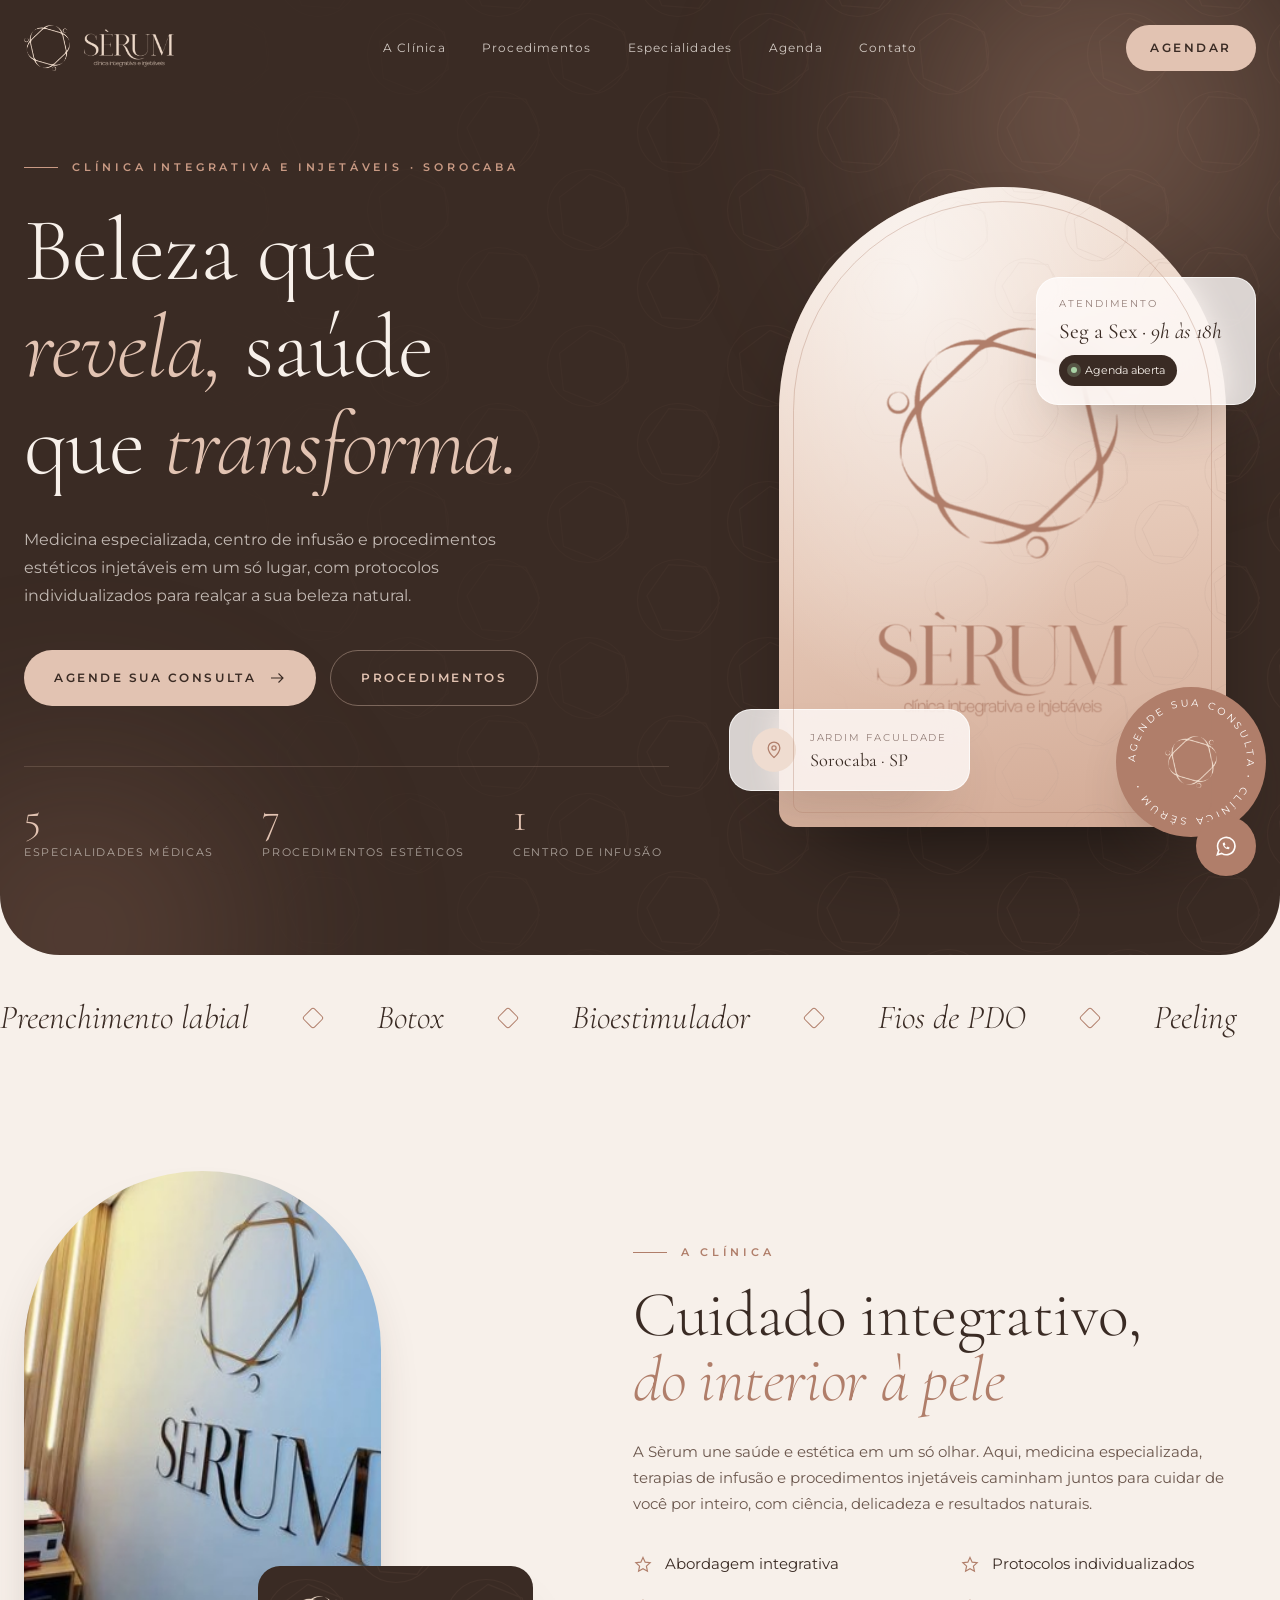
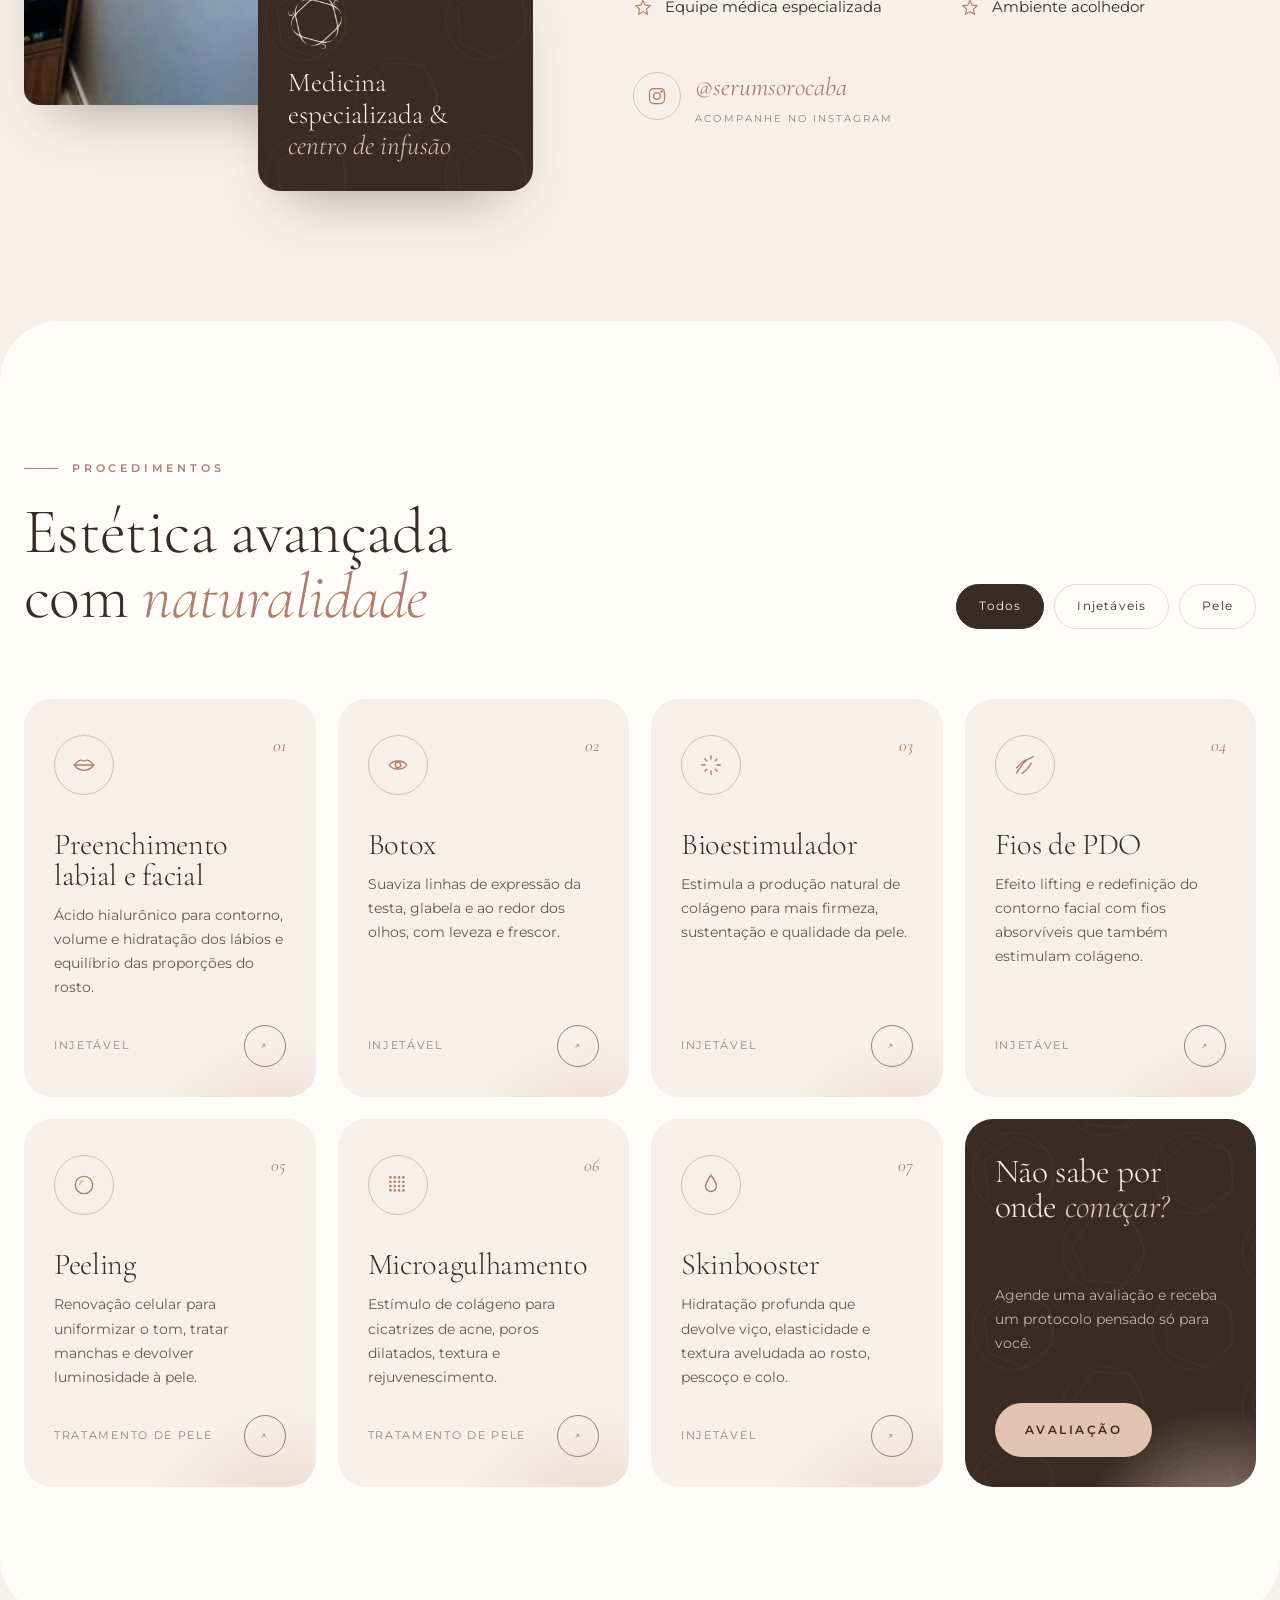
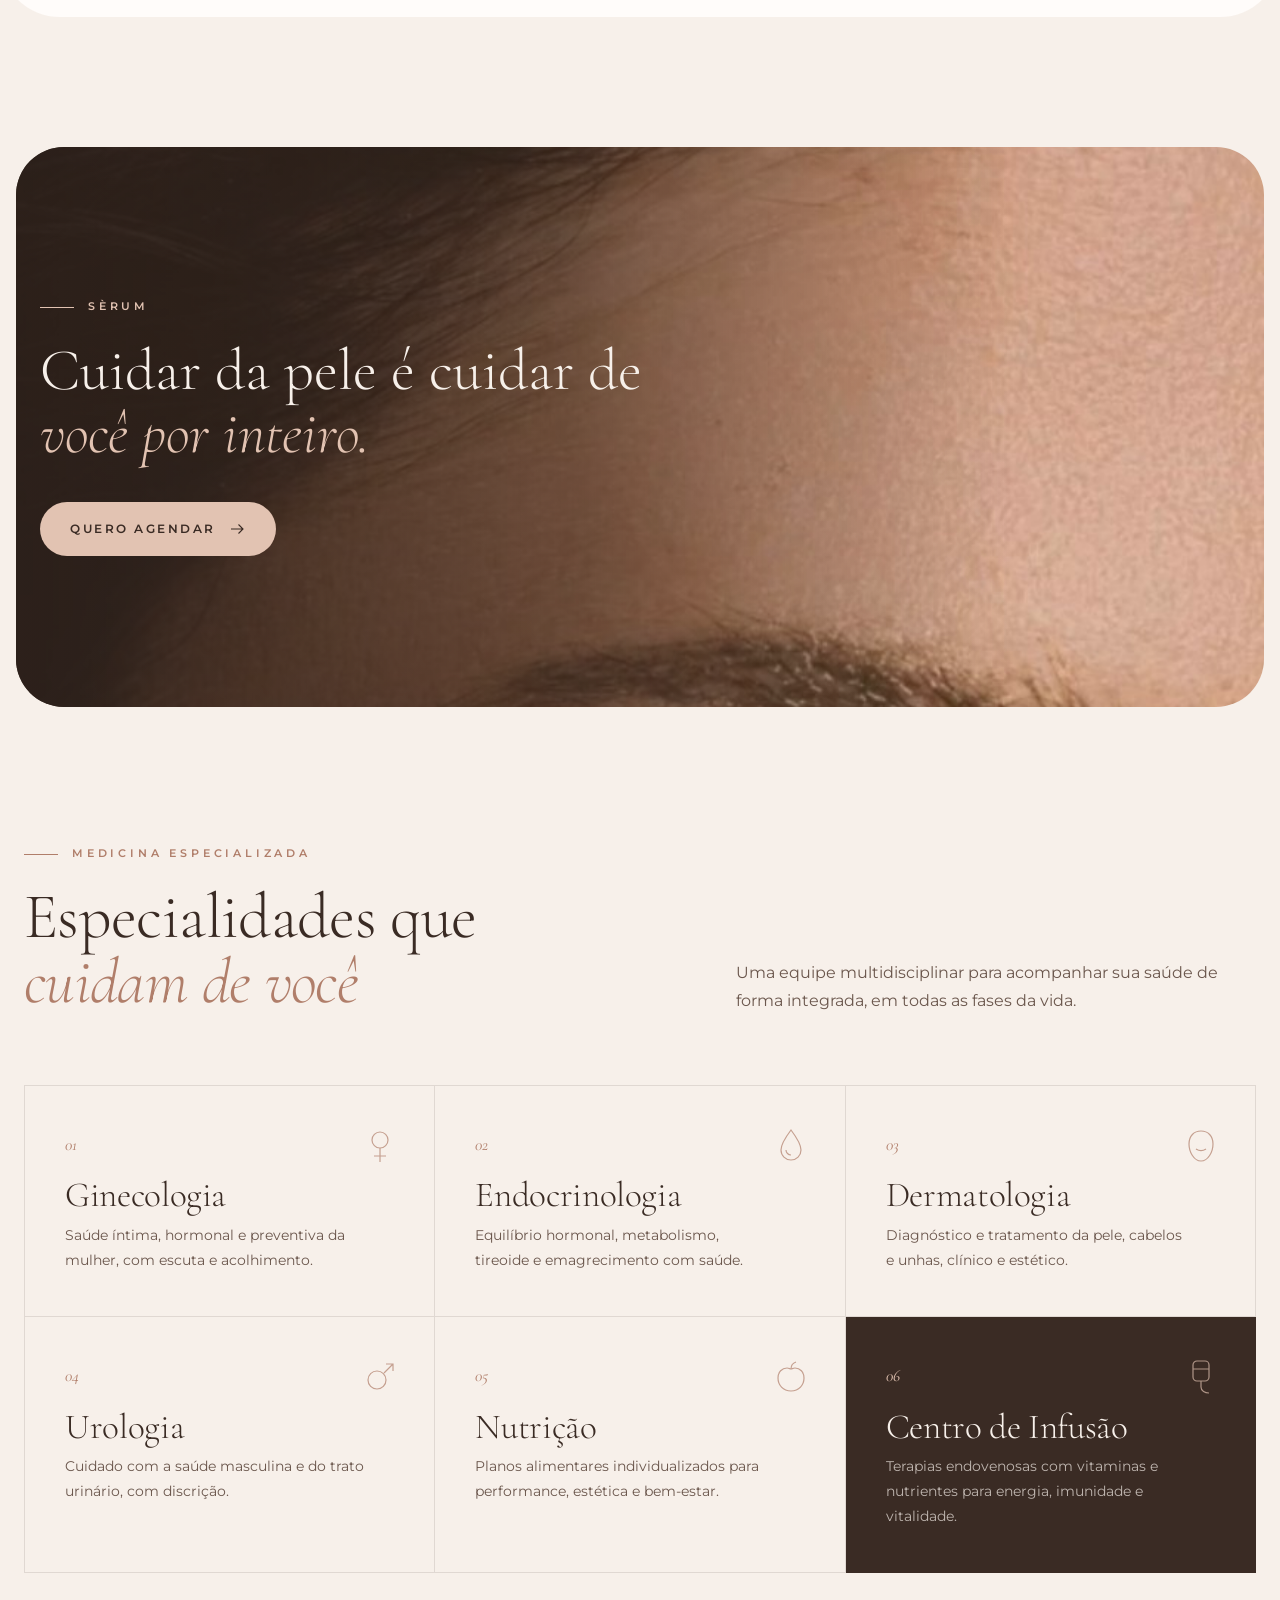
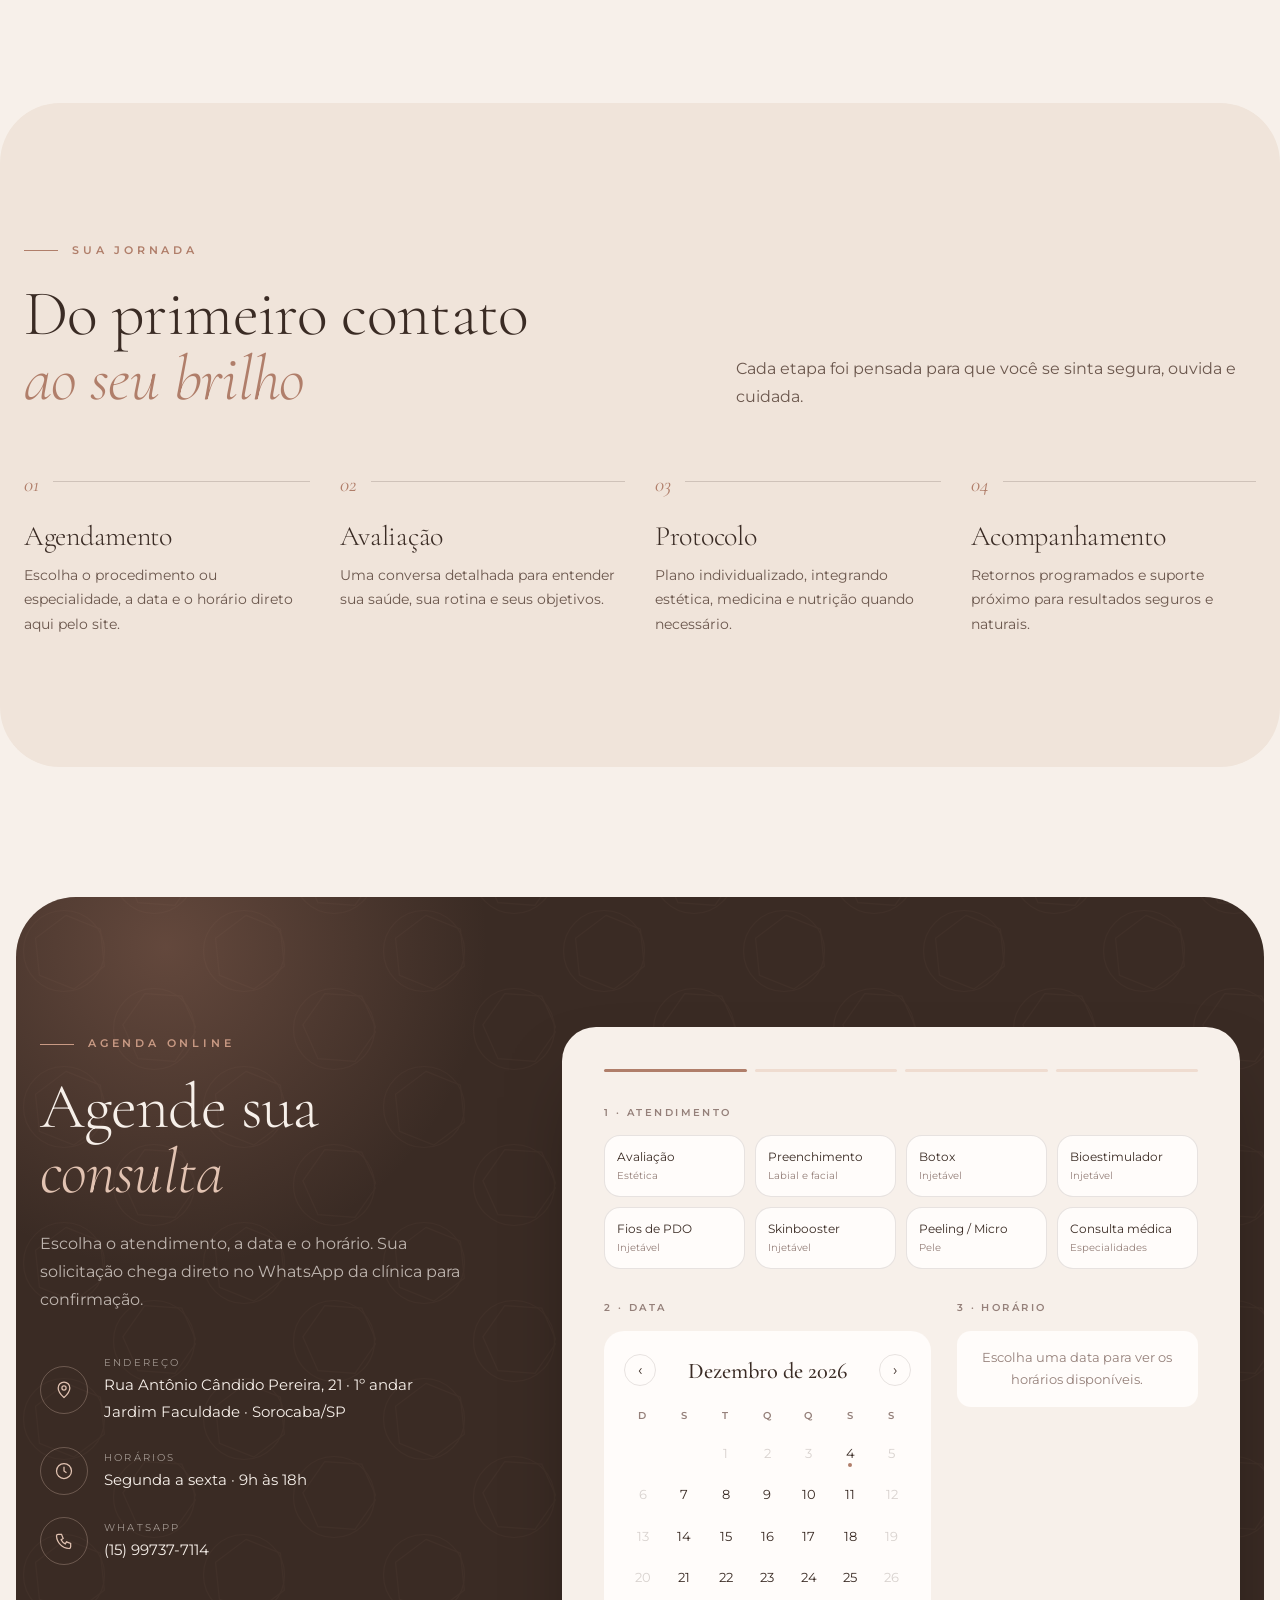
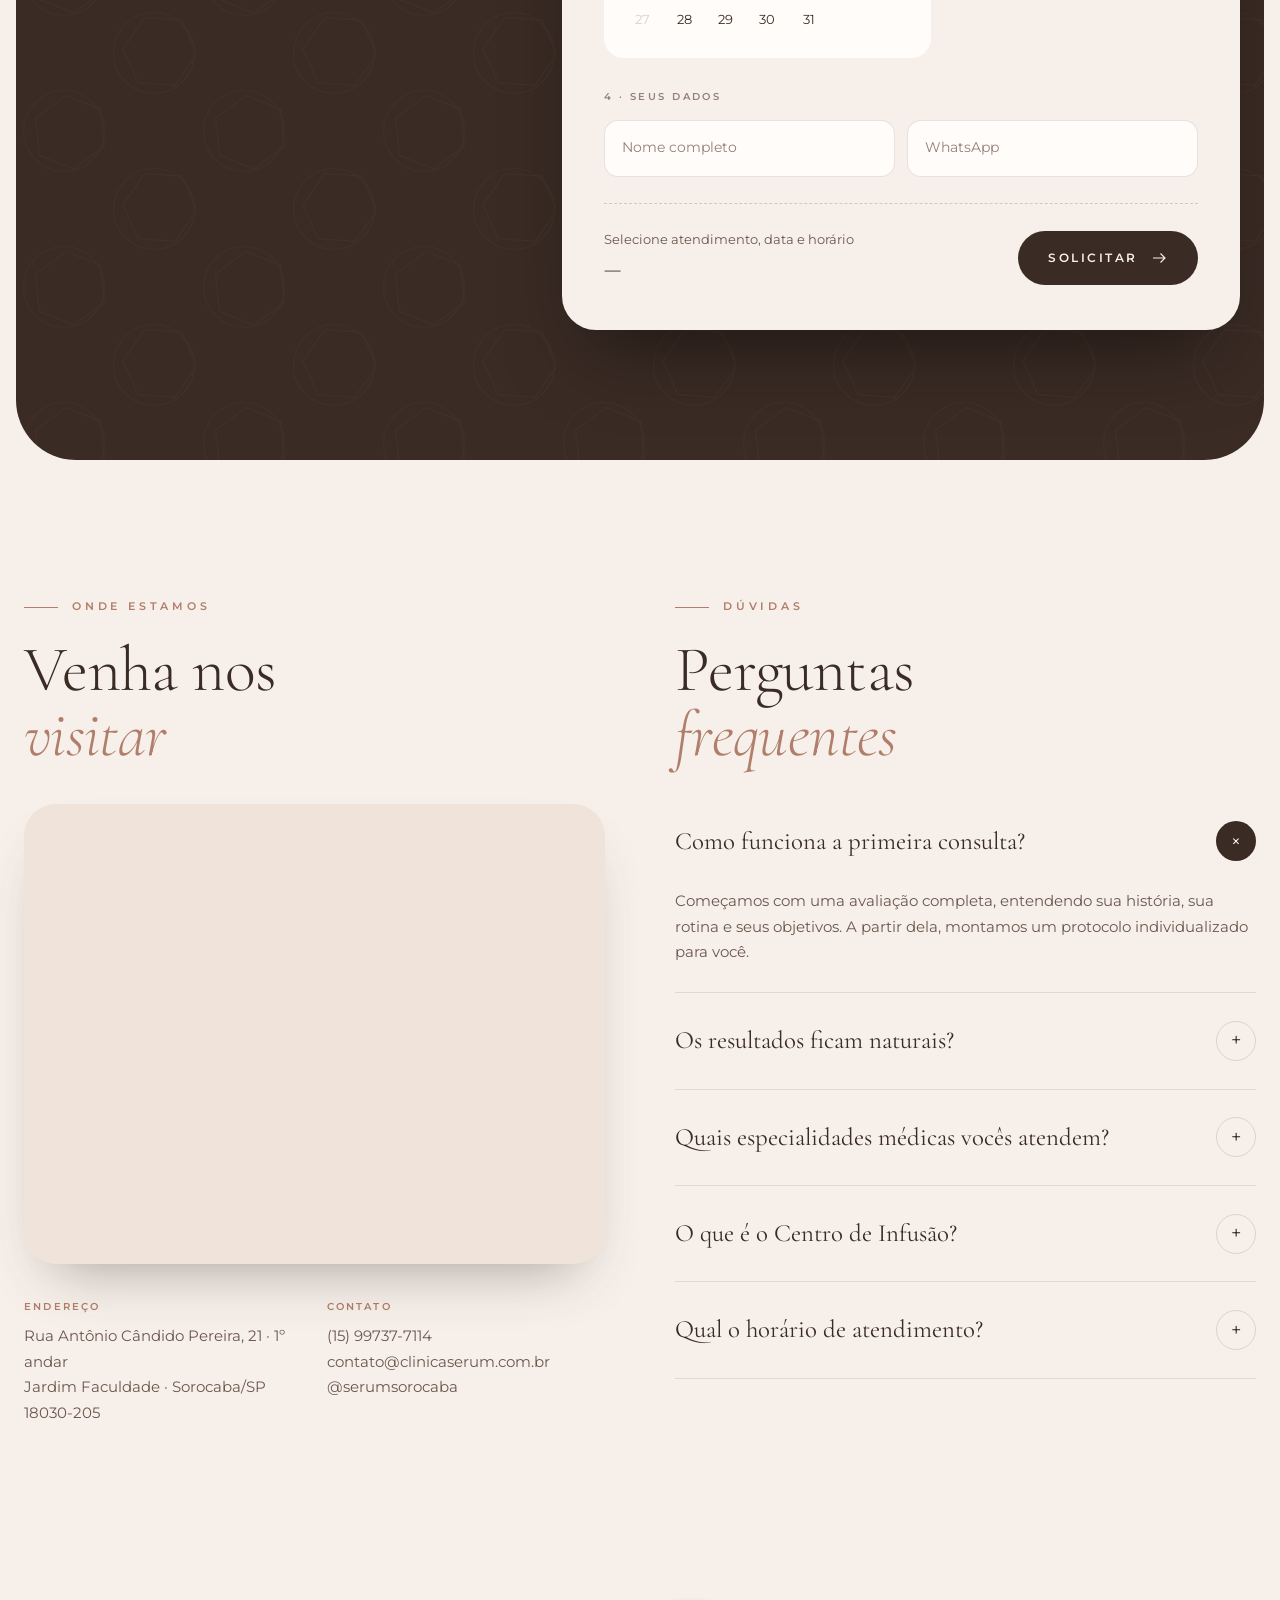
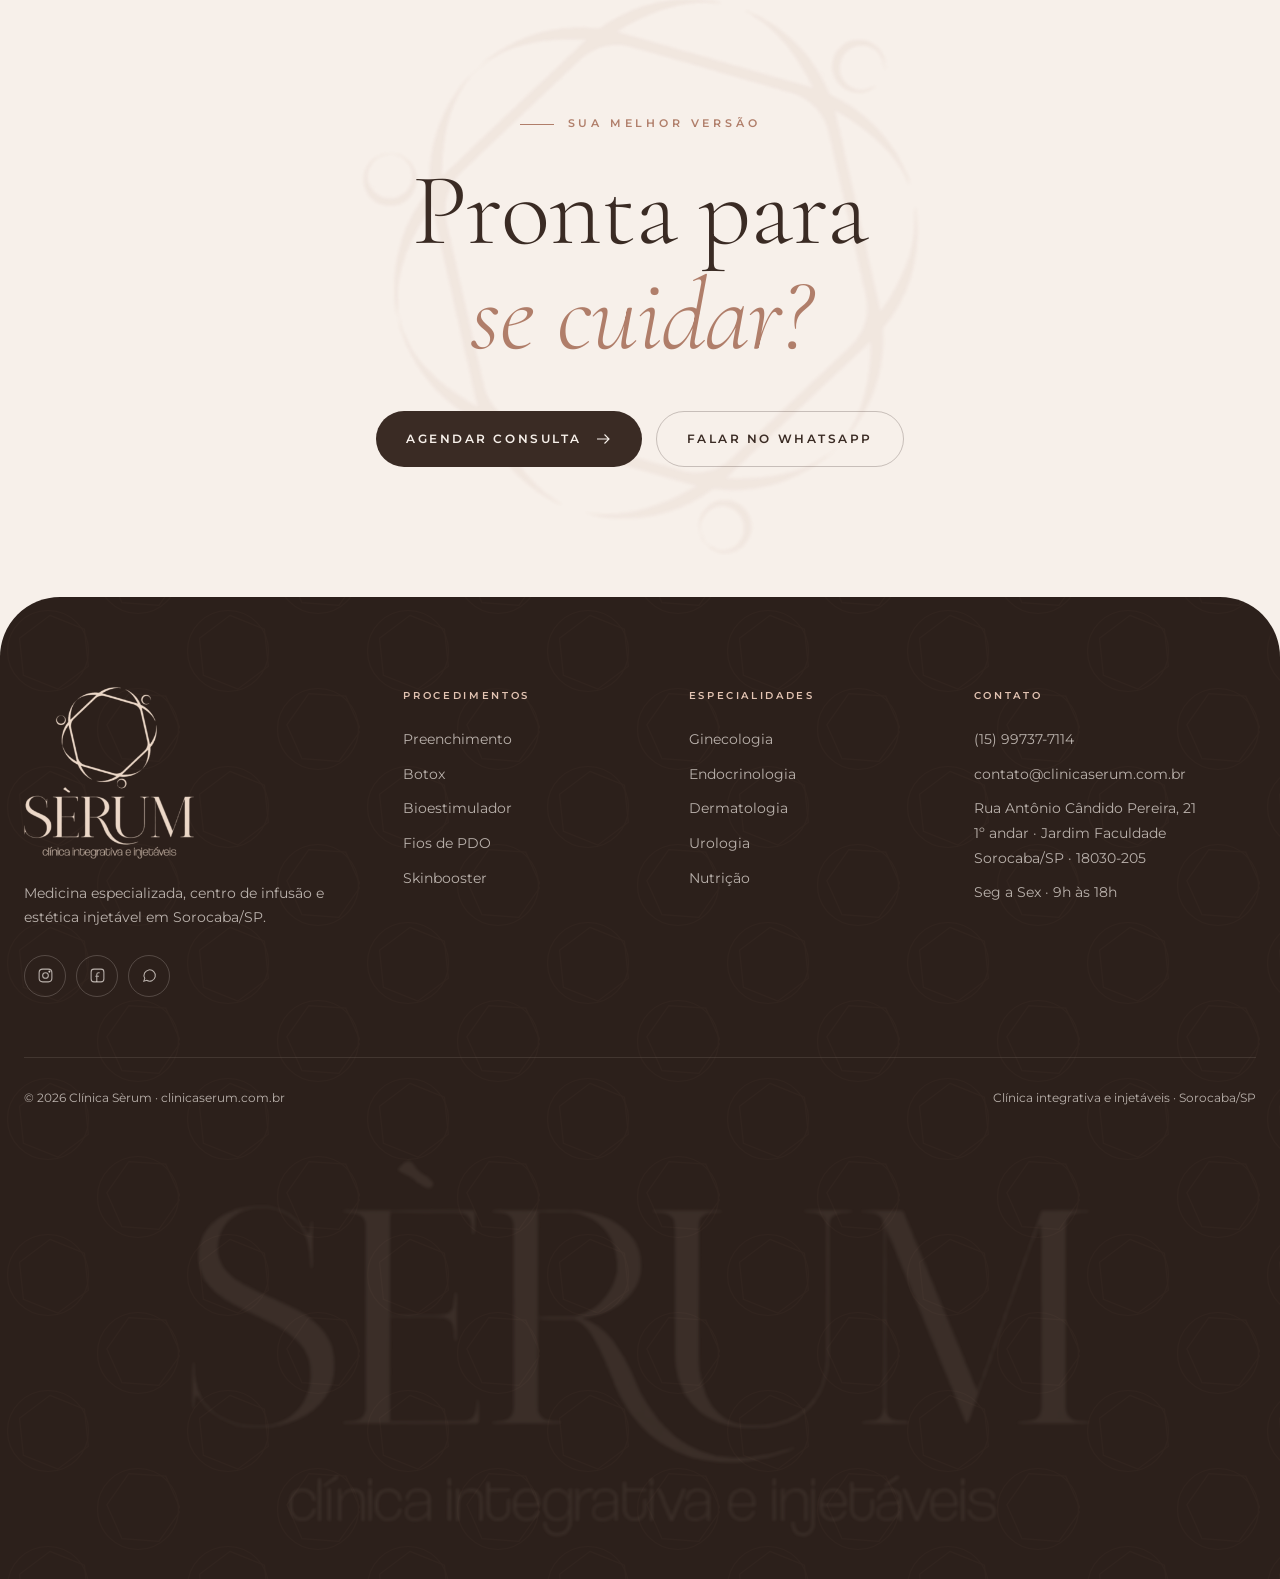
<file: index.html>
<!DOCTYPE html>
<html lang="pt-BR">
<head>
<meta charset="UTF-8">
<meta name="viewport" content="width=device-width, initial-scale=1.0">
<title>Clínica Sèrum · Sorocaba</title>
<meta name="description" content="Clínica Sèrum — clínica integrativa e injetáveis em Sorocaba/SP. Medicina especializada, centro de infusão e procedimentos estéticos. Agende sua consulta.">
<link rel="icon" href="assets/mark-serum.png">
<link rel="preconnect" href="https://fonts.googleapis.com">
<link rel="preconnect" href="https://fonts.gstatic.com" crossorigin>
<link href="https://fonts.googleapis.com/css2?family=Cormorant+Garamond:ital,wght@0,300;0,400;0,500;1,300;1,400&family=Montserrat:wght@300;400;500;600&display=swap" rel="stylesheet">
<style>
/* =========================================================
   IDENTIDADE SÈRUM — chocolate, nude e cobre rosé
   ========================================================= */
:root{
  --choco:#3A2B24;
  --choco-2:#2C201B;
  --choco-3:#4A382F;
  --nude:#E2C3B2;
  --nude-2:#EFDCD0;
  --copper:#B07E6A;
  --copper-2:#C99A84;
  --cream:#F7F0EA;
  --cream-2:#F0E4DA;
  --white:#FFFCFA;
  --ink:#3A2B24;
  --ink-soft:#6B574D;
  --muted:#95807A;
  --radius:28px;
  --serif:'Cormorant Garamond', Georgia, serif;
  --sans:'Montserrat', system-ui, sans-serif;
  --shadow:0 30px 60px -30px rgba(58,43,36,.45);
  --pattern:url("data:image/svg+xml,%3Csvg xmlns='http://www.w3.org/2000/svg' width='120' height='104' viewBox='0 0 120 104'%3E%3Cg fill='none' stroke='%23C99A84' stroke-width='.8' opacity='.55'%3E%3Cpath d='M30 12l24 6 6 24-18 18-24-6-6-24z' transform='rotate(8 30 36)'/%3E%3Ccircle cx='32' cy='36' r='27'/%3E%3Cpath d='M90 64l24 6 6 24-18 18-24-6-6-24z' transform='rotate(-10 90 88)'/%3E%3Ccircle cx='92' cy='88' r='27'/%3E%3Cpath d='M90 -40l24 6 6 24-18 18-24-6-6-24z' transform='rotate(-10 90 -16)'/%3E%3Ccircle cx='92' cy='-16' r='27'/%3E%3C/g%3E%3C/svg%3E");
}
*{margin:0;padding:0;box-sizing:border-box}
html{scroll-behavior:smooth}
html,body{overflow-x:clip}
body{font-family:var(--sans);background:var(--cream);color:var(--ink);line-height:1.75;font-weight:400;font-size:15px;-webkit-font-smoothing:antialiased}
img,svg{display:block;max-width:100%}
a{color:inherit;text-decoration:none}
button{font:inherit;cursor:pointer;border:none;background:none;color:inherit}
.container{width:min(1240px,100% - 48px);margin-inline:auto}
::selection{background:var(--copper);color:var(--white)}
.pattern{position:absolute;inset:0;background-image:var(--pattern);background-size:180px;opacity:.14;pointer-events:none}

.eyebrow{font-size:.7rem;letter-spacing:.34em;text-transform:uppercase;color:var(--copper);font-weight:600;display:inline-flex;align-items:center;gap:14px}
.eyebrow::before{content:"";width:34px;height:1px;background:currentColor}
h1,h2,h3{font-family:var(--serif);font-weight:300;line-height:1.02;letter-spacing:-.01em}
h2{font-size:clamp(2.6rem,5vw,4.4rem)}
h1 em,h2 em{font-style:italic;color:var(--copper)}
.lead{color:var(--ink-soft);font-size:1rem;max-width:520px}

.btn{display:inline-flex;align-items:center;gap:12px;padding:17px 30px;border-radius:999px;font-size:.72rem;letter-spacing:.22em;text-transform:uppercase;font-weight:600;transition:.5s cubic-bezier(.2,.8,.2,1);position:relative;overflow:hidden;isolation:isolate;white-space:nowrap}
.btn-dark{background:var(--choco);color:var(--cream)}
.btn-nude{background:var(--nude);color:var(--choco)}
.btn-dark::after,.btn-nude::after{content:"";position:absolute;inset:0;background:linear-gradient(120deg,var(--copper),var(--copper-2));transform:translateY(101%);transition:.5s cubic-bezier(.2,.8,.2,1);z-index:-1}
.btn-dark:hover::after,.btn-nude:hover::after{transform:translateY(0)}
.btn-nude:hover{color:var(--white)}
.btn-line{border:1px solid rgba(226,195,178,.4);color:var(--nude)}
.btn-line:hover{background:var(--nude);color:var(--choco)}
.btn .arrow{width:18px;transition:transform .4s}
.btn:hover .arrow{transform:translateX(4px)}

/* ================= NAV ================= */
.nav{position:fixed;top:0;left:0;right:0;z-index:50;transition:.5s;color:var(--cream)}
.nav .container{display:flex;align-items:center;justify-content:space-between;height:96px;transition:.5s}
.nav.scrolled{background:rgba(247,240,234,.82);backdrop-filter:blur(18px);-webkit-backdrop-filter:blur(18px);box-shadow:0 1px 0 rgba(58,43,36,.08);color:var(--ink)}
.nav.scrolled .container{height:76px}
.logo{display:flex;align-items:center;gap:14px}
.logo .mark{height:46px;width:auto}
.logo .word{height:38px;width:auto}
.nav .light{display:block}.nav .dark{display:none}
.nav.scrolled .light{display:none}.nav.scrolled .dark{display:block}
.nav-links{display:flex;gap:36px;font-size:.76rem;letter-spacing:.1em}
.nav-links a{position:relative;opacity:.8;transition:opacity .3s}
.nav-links a::after{content:"";position:absolute;left:0;bottom:-6px;height:1px;width:0;background:var(--copper-2);transition:.4s}
.nav-links a:hover{opacity:1}
.nav-links a:hover::after{width:100%}
.nav .btn{padding:13px 24px}
.nav:not(.scrolled) .btn-dark{background:var(--nude);color:var(--choco)}
.menu-toggle{display:none;width:44px;height:44px;border-radius:50%;border:1px solid currentColor;align-items:center;justify-content:center;opacity:.8}

/* ================= HERO ================= */
.hero{position:relative;min-height:100vh;padding:150px 0 90px;display:flex;align-items:center;overflow:hidden;background:var(--choco);color:var(--cream);border-radius:0 0 60px 60px}
.hero .pattern{opacity:.1;-webkit-mask-image:linear-gradient(90deg,transparent 10%,#000 70%);mask-image:linear-gradient(90deg,transparent 10%,#000 70%)}
.glow{position:absolute;border-radius:50%;filter:blur(80px);animation:float 18s ease-in-out infinite;pointer-events:none}
.glow.g1{width:640px;height:640px;background:radial-gradient(circle,rgba(201,154,132,.45),transparent 70%);top:-200px;right:-140px}
.glow.g2{width:520px;height:520px;background:radial-gradient(circle,rgba(176,126,106,.3),transparent 70%);bottom:-240px;left:-180px;animation-delay:-7s}
@keyframes float{0%,100%{transform:translate(0,0) scale(1)}33%{transform:translate(40px,-30px) scale(1.06)}66%{transform:translate(-30px,25px) scale(.96)}}
.hero .container{position:relative;display:grid;grid-template-columns:1.1fr .9fr;gap:60px;align-items:center}
.hero .eyebrow{color:var(--copper-2)}
.hero h1{font-size:clamp(3.3rem,7vw,6.8rem);margin:28px 0 30px}
.hero h1 em{color:var(--nude)}
.hero h1 .line{display:block;overflow:hidden;padding-bottom:.06em}
.hero h1 .line span{display:inline-block;transform:translateY(110%);animation:rise 1.2s cubic-bezier(.2,.8,.2,1) forwards}
.hero h1 .line:nth-child(2) span{animation-delay:.12s}
.hero h1 .line:nth-child(3) span{animation-delay:.24s}
@keyframes rise{to{transform:translateY(0)}}
.hero .lead{color:rgba(247,240,234,.72)}
.fade-up{opacity:0;transform:translateY(24px);animation:fadeUp 1.1s .5s cubic-bezier(.2,.8,.2,1) forwards}
.fade-up.d2{animation-delay:.7s}.fade-up.d3{animation-delay:.9s}
@keyframes fadeUp{to{opacity:1;transform:none}}
.hero-actions{display:flex;gap:14px;flex-wrap:wrap;margin-top:40px}
.hero-meta{display:flex;gap:48px;margin-top:60px;padding-top:30px;border-top:1px solid rgba(226,195,178,.18)}
.hero-meta b{font-family:var(--serif);font-size:2.6rem;font-weight:300;display:block;line-height:1;color:var(--nude)}
.hero-meta span{font-size:.66rem;letter-spacing:.16em;text-transform:uppercase;color:rgba(247,240,234,.6)}

.hero-visual{position:relative;height:640px}
.arch{position:absolute;inset:0 30px 0 50px;border-radius:320px 320px 24px 24px;overflow:hidden;background:linear-gradient(170deg,#F4E6DC 0%,#E6C9B8 55%,#D2A994 100%);box-shadow:0 50px 90px -40px rgba(0,0,0,.6)}
.arch::before{content:"";position:absolute;inset:14px;border-radius:306px 306px 14px 14px;border:1px solid rgba(176,126,106,.35);z-index:2}
.arch .pattern{opacity:.35;background-size:140px;filter:saturate(.6)}
.arch-logo{position:absolute;left:50%;top:40%;width:min(52%,300px);transform:translate(-50%,-50%)}
.arch-logo img{width:100%;animation:breathe 9s ease-in-out infinite}
@keyframes breathe{0%,100%{transform:rotate(0) scale(1)}50%{transform:rotate(12deg) scale(1.04)}}
.arch-word{position:absolute;left:50%;bottom:110px;width:56%;transform:translateX(-50%)}
.arch-shine{position:absolute;inset:0;background:radial-gradient(ellipse at 30% 15%,rgba(255,255,255,.6),transparent 55%)}
.float-card{position:absolute;background:rgba(255,252,250,.8);backdrop-filter:blur(16px);-webkit-backdrop-filter:blur(16px);border:1px solid rgba(255,255,255,.7);border-radius:22px;padding:18px 22px;box-shadow:var(--shadow);animation:bob 6s ease-in-out infinite;color:var(--ink)}
@keyframes bob{0%,100%{transform:translateY(0)}50%{transform:translateY(-12px)}}
.float-card small{font-size:.6rem;letter-spacing:.2em;text-transform:uppercase;color:var(--muted);display:block}
.float-card p{font-family:var(--serif);font-size:1.35rem;line-height:1.2;margin:6px 0 10px}
.fc-hours{right:0;top:90px;min-width:220px}
.pill{display:inline-flex;align-items:center;gap:8px;font-size:.68rem;background:var(--choco);color:var(--cream);padding:6px 12px;border-radius:99px}
.pill::before{content:"";width:6px;height:6px;border-radius:50%;background:#A9D3A6;box-shadow:0 0 0 4px rgba(169,211,166,.25)}
.fc-loc{left:0;bottom:36px;animation-delay:-3s;display:flex;gap:14px;align-items:center}
.fc-loc .ic{width:44px;height:44px;border-radius:50%;background:var(--nude-2);display:grid;place-items:center;color:var(--copper);flex:none}
.fc-loc .ic svg{width:20px}
.fc-loc p{margin:2px 0 0;font-size:1.15rem}
.rotating{position:absolute;right:-10px;bottom:-10px;width:150px;height:150px;border-radius:50%;background:var(--copper);display:grid;place-items:center;color:var(--white);box-shadow:var(--shadow);transition:transform .5s}
.rotating:hover{transform:scale(1.06)}
.rotating svg.ring{position:absolute;inset:0;animation:spin 22s linear infinite}
@keyframes spin{to{transform:rotate(360deg)}}
.rotating img{width:52px}

/* ================= MARQUEE ================= */
.marquee{padding:34px 0;overflow:hidden;white-space:nowrap;color:var(--choco)}
.marquee-track{display:inline-flex;gap:56px;animation:marq 45s linear infinite;font-family:var(--serif);font-size:2.1rem;font-style:italic;font-weight:300}
.marquee-track span{display:inline-flex;align-items:center;gap:56px}
.marquee-track span::after{content:"";width:14px;height:14px;border:1px solid var(--copper);transform:rotate(45deg);border-radius:3px}
@keyframes marq{to{transform:translateX(-50%)}}

section{padding:130px 0;position:relative}
.section-head{display:flex;justify-content:space-between;align-items:end;gap:40px;margin-bottom:70px;flex-wrap:wrap}
.section-head h2{margin-top:20px;max-width:660px}

/* ================= SOBRE ================= */
.about{padding-top:90px}
.about .container{display:grid;grid-template-columns:.9fr 1.1fr;gap:100px;align-items:center}
.about-visual{position:relative;height:620px}
.about-visual .a1{position:absolute;left:0;top:0;width:70%;height:86%;border-radius:230px 230px 20px 20px;overflow:hidden;box-shadow:var(--shadow)}
.about-visual .a1 img{width:100%;height:100%;object-fit:cover;transition:transform 1.4s}
.about-visual:hover .a1 img{transform:scale(1.05)}
.about-visual .a2{position:absolute;right:0;bottom:0;width:54%;border-radius:22px;background:var(--choco);overflow:hidden;box-shadow:var(--shadow);padding:30px;color:var(--cream)}
.about-visual .a2 .pattern{opacity:.12}
.about-visual .a2 img{width:54px;margin-bottom:18px;position:relative}
.about-visual .a2 b{font-family:var(--serif);font-size:1.7rem;font-weight:300;line-height:1.15;display:block;position:relative}
.about-visual .a2 b em{color:var(--nude)}
.about p{color:var(--ink-soft);margin:26px 0}
.about ul{list-style:none;display:grid;grid-template-columns:1fr 1fr;gap:18px 30px;margin:34px 0 44px}
.about li{display:flex;gap:12px;align-items:flex-start;font-size:.92rem}
.about li svg{flex:none;width:20px;margin-top:3px;color:var(--copper)}
.insta{display:inline-flex;align-items:center;gap:14px;font-family:var(--serif);font-size:1.6rem;font-style:italic;color:var(--copper)}
.insta i{width:48px;height:48px;border-radius:50%;border:1px solid rgba(176,126,106,.4);display:grid;place-items:center;font-style:normal;transition:.4s}
.insta svg{width:20px}
.insta:hover i{background:var(--copper);color:var(--white)}
.insta small{display:block;font-family:var(--sans);font-style:normal;font-size:.64rem;letter-spacing:.2em;text-transform:uppercase;color:var(--muted)}

/* ================= PROCEDIMENTOS ================= */
.treatments{background:var(--white);border-radius:60px}
.tabs{display:flex;gap:10px;flex-wrap:wrap}
.tab{padding:11px 22px;border-radius:99px;border:1px solid rgba(58,43,36,.15);font-size:.74rem;letter-spacing:.1em;transition:.35s}
.tab.active,.tab:hover{background:var(--choco);color:var(--cream);border-color:var(--choco)}
.t-grid{display:grid;grid-template-columns:repeat(4,1fr);gap:22px}
.t-card{position:relative;background:var(--cream);border-radius:var(--radius);padding:36px 30px 30px;overflow:hidden;transition:.6s cubic-bezier(.2,.8,.2,1);min-height:350px;display:flex;flex-direction:column}
.t-card::before{content:"";position:absolute;inset:auto -40% -60% auto;width:300px;height:300px;border-radius:50%;background:radial-gradient(circle,rgba(226,195,178,.7),transparent 70%);transition:.8s}
.t-card:hover{transform:translateY(-8px);background:var(--choco);color:var(--cream);box-shadow:var(--shadow)}
.t-card:hover::before{transform:scale(1.5);background:radial-gradient(circle,rgba(176,126,106,.4),transparent 70%)}
.t-card:hover p,.t-card:hover .t-meta{color:rgba(247,240,234,.7)}
.t-card.hide{display:none}
.t-icon{width:60px;height:60px;border-radius:50%;border:1px solid rgba(176,126,106,.45);display:grid;place-items:center;color:var(--copper);margin-bottom:34px;position:relative;transition:.5s}
.t-card:hover .t-icon{color:var(--nude);border-color:rgba(226,195,178,.4)}
.t-icon svg{width:26px}
.t-num{position:absolute;top:32px;right:30px;font-family:var(--serif);font-style:italic;color:var(--copper);font-size:1.1rem}
.t-card h3{font-size:1.9rem;margin-bottom:12px;position:relative}
.t-card p{color:var(--ink-soft);font-size:.86rem;position:relative;transition:color .5s}
.t-meta{margin-top:auto;padding-top:26px;display:flex;justify-content:space-between;align-items:center;font-size:.66rem;letter-spacing:.16em;text-transform:uppercase;color:var(--muted);position:relative}
.t-meta a{width:42px;height:42px;border-radius:50%;border:1px solid currentColor;display:grid;place-items:center;transition:.4s}
.t-card:hover .t-meta a{background:var(--nude);border-color:var(--nude);color:var(--choco);transform:rotate(-45deg)}
.t-card.cta-card{background:var(--choco);color:var(--cream);justify-content:space-between}
.t-card.cta-card .pattern{opacity:.12}
.t-card.cta-card h3{font-size:2.1rem}
.t-card.cta-card h3 em{color:var(--nude);font-style:italic}
.t-card.cta-card p{color:rgba(247,240,234,.7)}
.t-card.cta-card:hover{background:var(--choco-3)}

/* ================= BANNER FOTO ================= */
.banner{padding:0;margin:130px 16px 0;border-radius:48px;overflow:hidden;height:560px;position:relative}
.banner img{position:absolute;inset:-12% 0;width:100%;height:124%;object-fit:cover;object-position:60% 40%;will-change:transform}
.banner::after{content:"";position:absolute;inset:0;background:linear-gradient(90deg,rgba(44,32,27,.88) 0%,rgba(44,32,27,.55) 45%,rgba(44,32,27,0) 80%)}
.banner .container{position:relative;z-index:2;height:100%;display:flex;flex-direction:column;justify-content:center;color:var(--cream)}
.banner blockquote{font-family:var(--serif);font-size:clamp(2.2rem,4.6vw,4.2rem);font-weight:300;line-height:1.08;max-width:640px;margin:22px 0 36px}
.banner blockquote em{color:var(--nude)}
.banner .eyebrow{color:var(--nude)}

/* ================= ESPECIALIDADES ================= */
.spec-grid{display:grid;grid-template-columns:repeat(3,1fr);border-top:1px solid rgba(58,43,36,.12);border-left:1px solid rgba(58,43,36,.12)}
.spec{padding:44px 40px;border-right:1px solid rgba(58,43,36,.12);border-bottom:1px solid rgba(58,43,36,.12);position:relative;overflow:hidden;transition:color .5s;isolation:isolate}
.spec::before{content:"";position:absolute;inset:0;background:var(--nude-2);transform:scaleY(0);transform-origin:bottom;transition:.6s cubic-bezier(.2,.8,.2,1);z-index:-1}
.spec:hover::before{transform:scaleY(1)}
.spec .n{font-family:var(--serif);font-style:italic;color:var(--copper);font-size:1.05rem}
.spec h3{font-size:2.2rem;margin:18px 0 10px}
.spec p{color:var(--ink-soft);font-size:.88rem;max-width:300px}
.spec svg{position:absolute;right:34px;top:40px;width:40px;color:var(--copper);opacity:.7;transition:.6s}
.spec:hover svg{transform:rotate(-12deg) scale(1.1);opacity:1}
.spec.infusion{background:var(--choco);color:var(--cream)}
.spec.infusion::before{background:var(--choco-3)}
.spec.infusion p{color:rgba(247,240,234,.7)}
.spec.infusion svg,.spec.infusion .n{color:var(--nude)}

/* ================= JORNADA ================= */
.journey{background:var(--cream-2);border-radius:60px}
.steps{display:grid;grid-template-columns:repeat(4,1fr);gap:30px;counter-reset:s}
.step{position:relative;padding-top:40px;border-top:1px solid rgba(58,43,36,.18)}
.step::before{counter-increment:s;content:"0" counter(s);position:absolute;top:-15px;left:0;background:var(--cream-2);padding-right:14px;font-family:var(--serif);font-style:italic;color:var(--copper);font-size:1.3rem}
.step h3{font-size:1.75rem;margin-bottom:12px}
.step p{color:var(--ink-soft);font-size:.88rem}

/* ================= AGENDA ================= */
.booking{background:var(--choco);color:var(--cream);border-radius:60px;margin:130px 16px 0;overflow:clip}
.booking .container>*,.b-cal-wrap>*,.visit .container>*,.hero .container>*{min-width:0}
.booking .pattern{opacity:.08}
.booking::before{content:"";position:absolute;width:700px;height:700px;border-radius:50%;background:radial-gradient(circle,rgba(176,126,106,.35),transparent 65%);top:-300px;left:-200px}
.booking .container{position:relative;display:grid;grid-template-columns:.8fr 1.2fr;gap:70px}
.booking .eyebrow{color:var(--copper-2)}
.booking h2 em{color:var(--nude)}
.booking .lead{color:rgba(247,240,234,.7);margin:26px 0 40px}
.b-info{display:grid;gap:22px}
.b-info>div{display:flex;gap:16px;align-items:center}
.b-info .ic{width:48px;height:48px;border-radius:50%;border:1px solid rgba(226,195,178,.3);display:grid;place-items:center;color:var(--nude);flex:none}
.b-info .ic svg{width:20px}
.b-info small{display:block;font-size:.62rem;letter-spacing:.22em;text-transform:uppercase;opacity:.55}
.b-info span{font-size:.92rem}

.b-card{background:var(--cream);color:var(--ink);border-radius:34px;padding:42px;box-shadow:0 40px 80px -30px rgba(0,0,0,.5)}
.b-steps{display:flex;gap:8px;margin-bottom:32px}
.b-steps i{flex:1;height:3px;border-radius:9px;background:var(--nude-2);transition:.5s}
.b-steps i.on{background:var(--copper)}
.b-label{font-size:.64rem;letter-spacing:.24em;text-transform:uppercase;color:var(--muted);margin:0 0 14px;font-weight:600}
.b-proc{display:grid;grid-template-columns:repeat(4,1fr);gap:10px;margin-bottom:30px}
.chip{padding:13px 12px;border-radius:16px;border:1px solid rgba(58,43,36,.12);font-size:.78rem;text-align:left;transition:.3s;background:var(--white);line-height:1.35}
.chip small{display:block;color:var(--muted);font-size:.64rem;margin-top:3px}
.chip:hover{border-color:var(--copper)}
.chip.sel{background:var(--choco);color:var(--cream);border-color:var(--choco)}
.chip.sel small{color:var(--nude)}
.b-cal-wrap{display:grid;grid-template-columns:1.15fr .85fr;gap:26px;margin-bottom:30px}
.cal{background:var(--white);border-radius:20px;padding:20px}
.cal-head{display:flex;justify-content:space-between;align-items:center;margin-bottom:12px}
.cal-head b{font-family:var(--serif);font-size:1.4rem;font-weight:500}
.cal-head button{width:32px;height:32px;border-radius:50%;border:1px solid rgba(58,43,36,.12);transition:.3s}
.cal-head button:hover{background:var(--choco);color:var(--cream)}
.cal-grid{display:grid;grid-template-columns:repeat(7,1fr);gap:4px;text-align:center}
.cal-grid .dow{font-size:.6rem;letter-spacing:.1em;color:var(--muted);padding:6px 0;text-transform:uppercase;font-weight:600}
.cal-grid button{aspect-ratio:1;border-radius:50%;font-size:.82rem;transition:.25s;position:relative}
.cal-grid button:not(:disabled):hover{background:var(--nude-2)}
.cal-grid button:disabled{color:rgba(58,43,36,.2);cursor:default}
.cal-grid button.today::after{content:"";position:absolute;bottom:5px;left:50%;width:4px;height:4px;margin-left:-2px;border-radius:50%;background:var(--copper)}
.cal-grid button.sel{background:var(--choco);color:var(--cream)}
.times{display:grid;grid-template-columns:1fr 1fr;gap:8px;align-content:start}
.times button{padding:11px 0;border-radius:12px;border:1px solid rgba(58,43,36,.12);font-size:.82rem;background:var(--white);transition:.25s}
.times button:hover:not(:disabled){border-color:var(--copper)}
.times button.sel{background:var(--copper);border-color:var(--copper);color:var(--white)}
.times button:disabled{text-decoration:line-through;opacity:.35;cursor:default}
.times .hint{grid-column:1/-1;font-size:.8rem;color:var(--muted);background:var(--white);border-radius:14px;padding:16px;text-align:center}
.b-form{display:grid;grid-template-columns:1fr 1fr;gap:12px;margin-bottom:26px}
.field{position:relative}
.field input{width:100%;padding:22px 18px 8px;border-radius:14px;border:1px solid rgba(58,43,36,.12);background:var(--white);font:inherit;font-size:.9rem;color:var(--ink);outline:none;transition:.3s}
.field input:focus{border-color:var(--copper);box-shadow:0 0 0 4px rgba(176,126,106,.14)}
.field label{position:absolute;left:18px;top:15px;font-size:.86rem;color:var(--muted);transition:.25s;pointer-events:none}
.field input:focus+label,.field input:not(:placeholder-shown)+label{top:7px;font-size:.58rem;letter-spacing:.16em;text-transform:uppercase}
.b-summary{display:flex;align-items:center;justify-content:space-between;gap:20px;padding-top:24px;border-top:1px dashed rgba(58,43,36,.2);flex-wrap:wrap}
.b-summary p{font-size:.82rem;color:var(--ink-soft)}
.b-summary p b{color:var(--ink);font-family:var(--serif);font-size:1.3rem;font-weight:500;display:block}

/* ================= LOCAL + FAQ ================= */
.visit .container{display:grid;grid-template-columns:1fr 1fr;gap:70px;align-items:start}
.map{border-radius:32px;overflow:hidden;height:460px;box-shadow:var(--shadow);position:relative;background:var(--cream-2)}
.map iframe{width:100%;height:100%;border:0;filter:grayscale(.35) sepia(.25) saturate(.9)}
.addr{margin-top:28px;display:grid;grid-template-columns:1fr 1fr;gap:24px}
.addr small{font-size:.62rem;letter-spacing:.22em;text-transform:uppercase;color:var(--copper);font-weight:600}
.addr p{font-size:.92rem;color:var(--ink-soft);margin-top:6px}
.faq-item{border-bottom:1px solid rgba(58,43,36,.12)}
.faq-q{width:100%;display:flex;justify-content:space-between;align-items:center;gap:20px;padding:26px 0;text-align:left;font-family:var(--serif);font-size:1.55rem;font-weight:400}
.faq-q i{flex:none;width:40px;height:40px;border-radius:50%;border:1px solid rgba(58,43,36,.15);display:grid;place-items:center;font-style:normal;font-family:var(--sans);font-size:1.1rem;transition:.4s}
.faq-item.open .faq-q i{transform:rotate(45deg);background:var(--choco);color:var(--cream)}
.faq-a{display:grid;grid-template-rows:0fr;transition:.5s}
.faq-a>div{overflow:hidden;color:var(--ink-soft);font-size:.92rem}
.faq-item.open .faq-a{grid-template-rows:1fr}
.faq-item.open .faq-a>div{padding-bottom:26px}

/* ================= CTA / FOOTER ================= */
.cta{text-align:center;padding:150px 0 130px;overflow:hidden}
.cta .ghost-mark{position:absolute;left:50%;top:50%;width:560px;margin:-280px 0 0 -280px;opacity:.08;animation:breathe 14s ease-in-out infinite;pointer-events:none}
.cta h2{font-size:clamp(3rem,8vw,7.4rem);margin:24px 0 44px;position:relative}
.cta .actions{display:flex;gap:14px;justify-content:center;flex-wrap:wrap;position:relative}
.cta .btn-line{color:var(--choco);border-color:rgba(58,43,36,.25)}
.cta .btn-line:hover{background:var(--choco);color:var(--cream)}
footer{background:var(--choco-2);color:rgba(247,240,234,.7);padding:90px 0 40px;border-radius:60px 60px 0 0;position:relative;overflow:hidden}
footer .pattern{opacity:.06}
footer .container{position:relative}
.f-grid{display:grid;grid-template-columns:1.4fr 1fr 1fr 1.2fr;gap:50px;padding-bottom:60px;border-bottom:1px solid rgba(247,240,234,.1)}
.f-logo{width:170px}
footer p{font-size:.86rem;margin-top:22px;max-width:320px}
footer h4{font-size:.64rem;letter-spacing:.26em;text-transform:uppercase;color:var(--nude);font-weight:600;margin-bottom:22px}
footer ul{list-style:none;display:grid;gap:10px;font-size:.88rem}
footer ul a:hover{color:var(--cream)}
.socials{display:flex;gap:10px;margin-top:26px}
.socials a{width:42px;height:42px;border-radius:50%;border:1px solid rgba(247,240,234,.2);display:grid;place-items:center;transition:.3s}
.socials a:hover{background:var(--nude);border-color:var(--nude);color:var(--choco)}
.socials svg{width:17px}
.f-bottom{display:flex;justify-content:space-between;padding-top:30px;font-size:.74rem;flex-wrap:wrap;gap:10px}
.f-big{margin:50px auto 0;width:min(900px,90%);opacity:.08}

/* WhatsApp flutuante */
.wa{position:fixed;right:24px;bottom:24px;z-index:60;width:60px;height:60px;border-radius:50%;background:var(--copper);color:var(--white);display:grid;place-items:center;box-shadow:var(--shadow);transition:.4s}
.wa:hover{transform:scale(1.08);background:var(--choco)}
.wa svg{width:26px}

/* Modal */
.modal{position:fixed;inset:0;z-index:200;background:rgba(44,32,27,.6);backdrop-filter:blur(8px);display:grid;place-items:center;padding:20px;opacity:0;pointer-events:none;transition:.4s}
.modal.open{opacity:1;pointer-events:auto}
.modal-card{background:var(--cream);border-radius:32px;padding:48px 40px;max-width:460px;width:100%;text-align:center;transform:scale(.94);transition:.5s cubic-bezier(.2,.8,.2,1)}
.modal.open .modal-card{transform:none}
.modal-card .ok{width:90px;margin:0 auto 18px}
.modal-card h3{font-size:2.4rem;margin-bottom:10px}
.modal-card p{color:var(--ink-soft);margin-bottom:26px;font-size:.92rem}
.modal-card .detail{background:var(--white);border-radius:18px;padding:18px;margin-bottom:26px;font-size:.86rem;text-align:left;display:grid;gap:6px}
.modal-card .detail span{display:flex;justify-content:space-between;gap:10px}
.modal-card .detail span b{font-weight:600;text-align:right}
.modal-card .actions{display:grid;gap:10px}
.modal-card .actions .btn{justify-content:center}
.modal-card .link{font-size:.72rem;letter-spacing:.16em;text-transform:uppercase;color:var(--muted);padding:8px}

/* reveal */
.reveal{opacity:0;transform:translateY(40px);transition:1.1s cubic-bezier(.2,.8,.2,1)}
.reveal.in{opacity:1;transform:none}

/* ================= RESPONSIVO ================= */
@media (max-width:1100px){
  .hero .container,.about .container,.booking .container,.visit .container{grid-template-columns:1fr}
  .hero-visual{height:560px;max-width:520px;width:100%;margin:0 auto}
  .t-grid{grid-template-columns:1fr 1fr}
  .spec-grid{grid-template-columns:1fr 1fr}
  .steps{grid-template-columns:1fr 1fr;row-gap:50px}
  .f-grid{grid-template-columns:1fr 1fr}
  .nav-links{display:none}
  .menu-toggle{display:inline-flex}
  .nav.menu-open .nav-links{display:flex;flex-direction:column;position:absolute;top:100%;left:16px;right:16px;background:var(--white);color:var(--ink);padding:26px;border-radius:24px;box-shadow:var(--shadow);gap:18px;font-size:1rem}
}
@media (max-width:680px){
  body{font-size:14.5px}
  .container{width:calc(100% - 32px)}
  section{padding:90px 0}
  .nav .btn{display:none}
  .logo .word{height:30px}.logo .mark{height:38px}
  .hero{padding-top:130px;border-radius:0 0 36px 36px}
  .hero-meta{gap:22px}
  .hero-meta b{font-size:2rem}
  .hero-actions .btn{flex:1 1 100%;justify-content:center}
  .hero-visual{height:460px}
  .arch{inset:0 12px 0 22px}
  .arch-word{bottom:96px}
  .fc-hours{top:40px;min-width:0;padding:14px 16px}
  .fc-hours p{font-size:1.1rem}
  .fc-loc{bottom:24px;padding:12px 14px}
  .rotating{width:110px;height:110px}
  .rotating img{width:38px}
  .t-grid,.spec-grid,.steps,.about ul,.addr{grid-template-columns:1fr}
  .about-visual{height:470px}
  .about-visual .a2{width:70%;padding:22px}
  .banner{height:480px;margin:90px 8px 0;border-radius:32px}
  .banner::after{background:linear-gradient(0deg,rgba(44,32,27,.92) 10%,rgba(44,32,27,.35) 100%)}
  .banner .container{justify-content:flex-end;padding-bottom:40px}
  .spec{padding:34px 26px}
  .booking{margin:90px 8px 0;border-radius:36px}
  .b-card{padding:26px 18px;border-radius:26px}
  .b-proc{grid-template-columns:1fr 1fr}
  .b-cal-wrap,.b-form{grid-template-columns:1fr}
  .times{grid-template-columns:repeat(3,1fr)}
  .map{height:340px}
  .faq-q{font-size:1.3rem}
  .f-grid{grid-template-columns:1fr}
  .treatments,.journey{border-radius:36px}
  footer{border-radius:36px 36px 0 0}
  .cta .ghost-mark{width:360px;margin:-180px 0 0 -180px}
}
@media (prefers-reduced-motion:reduce){*,*::before,*::after{animation:none!important;transition:none!important}.hero h1 .line span,.fade-up,.reveal{transform:none;opacity:1}}
</style>
</head>
<body>

<!-- ================= NAV ================= -->
<header class="nav" id="nav">
  <div class="container">
    <a href="#" class="logo" aria-label="Clínica Sèrum">
      <img class="mark light" src="assets/mark-serum-light.png" alt="">
      <img class="mark dark" src="assets/mark-serum.png" alt="">
      <img class="word light" src="assets/wordmark-serum-light.png" alt="Sèrum — clínica integrativa e injetáveis">
      <img class="word dark" src="assets/wordmark-serum.png" alt="Sèrum — clínica integrativa e injetáveis">
    </a>
    <nav class="nav-links">
      <a href="#sobre">A Clínica</a>
      <a href="#procedimentos">Procedimentos</a>
      <a href="#especialidades">Especialidades</a>
      <a href="#agenda">Agenda</a>
      <a href="#contato">Contato</a>
    </nav>
    <a href="#agenda" class="btn btn-dark">Agendar</a>
    <button class="menu-toggle" id="menuToggle" aria-label="Menu">
      <svg width="18" viewBox="0 0 24 24" fill="none" stroke="currentColor" stroke-width="1.5"><path d="M3 8h18M3 16h18"/></svg>
    </button>
  </div>
</header>

<!-- ================= HERO ================= -->
<section class="hero">
  <div class="pattern"></div>
  <div class="glow g1"></div><div class="glow g2"></div>
  <div class="container">
    <div>
      <span class="eyebrow fade-up">Clínica integrativa e injetáveis · Sorocaba</span>
      <h1>
        <span class="line"><span>Beleza que</span></span>
        <span class="line"><span><em>revela,</em> saúde</span></span>
        <span class="line"><span>que <em>transforma.</em></span></span>
      </h1>
      <p class="lead fade-up d2">Medicina especializada, centro de infusão e procedimentos estéticos injetáveis em um só lugar, com protocolos individualizados para realçar a sua beleza natural.</p>
      <div class="hero-actions fade-up d3">
        <a href="#agenda" class="btn btn-nude">Agende sua consulta
          <svg class="arrow" viewBox="0 0 24 24" fill="none" stroke="currentColor" stroke-width="1.5"><path d="M4 12h16m-6-6 6 6-6 6"/></svg></a>
        <a href="#procedimentos" class="btn btn-line">Procedimentos</a>
      </div>
      <div class="hero-meta fade-up d3">
        <div><b>5</b><span>especialidades médicas</span></div>
        <div><b>7</b><span>procedimentos estéticos</span></div>
        <div><b>1</b><span>centro de infusão</span></div>
      </div>
    </div>

    <div class="hero-visual fade-up d2">
      <div class="arch">
        <div class="pattern"></div>
        <div class="arch-shine"></div>
        <div class="arch-logo"><img src="assets/mark-serum.png" alt=""></div>
        <img class="arch-word" src="assets/wordmark-serum.png" alt="Sèrum">
      </div>
      <div class="float-card fc-hours">
        <small>Atendimento</small>
        <p>Seg a Sex · <em>9h às 18h</em></p>
        <span class="pill">Agenda aberta</span>
      </div>
      <div class="float-card fc-loc">
        <span class="ic"><svg viewBox="0 0 24 24" fill="none" stroke="currentColor" stroke-width="1.5"><path d="M12 21s-7-6.2-7-11.5a7 7 0 0 1 14 0C19 14.8 12 21 12 21Z"/><circle cx="12" cy="9.5" r="2.5"/></svg></span>
        <div><small>Jardim Faculdade</small><p>Sorocaba · SP</p></div>
      </div>
      <a href="#agenda" class="rotating" aria-label="Agende sua consulta">
        <svg class="ring" viewBox="0 0 150 150">
          <defs><path id="circ" d="M75 75m-56 0a56 56 0 1 1 112 0a56 56 0 1 1-112 0"/></defs>
          <text font-size="10" letter-spacing="2.9" fill="#FFFCFA" font-family="Montserrat, sans-serif"><textPath href="#circ">AGENDE SUA CONSULTA • CLÍNICA SÈRUM • </textPath></text>
        </svg>
        <img src="assets/mark-serum-light.png" alt="">
      </a>
    </div>
  </div>
</section>

<div class="marquee" aria-hidden="true">
  <div class="marquee-track">
    <span>Preenchimento labial</span><span>Botox</span><span>Bioestimulador</span><span>Fios de PDO</span><span>Peeling</span><span>Microagulhamento</span><span>Skinbooster</span><span>Centro de Infusão</span>
    <span>Preenchimento labial</span><span>Botox</span><span>Bioestimulador</span><span>Fios de PDO</span><span>Peeling</span><span>Microagulhamento</span><span>Skinbooster</span><span>Centro de Infusão</span>
  </div>
</div>

<!-- ================= SOBRE ================= -->
<section class="about" id="sobre">
  <div class="container">
    <div class="about-visual reveal">
      <div class="a1"><img src="assets/clinica-recepcao.jpg" alt="Recepção da Clínica Sèrum"></div>
      <div class="a2"><div class="pattern"></div><img src="assets/mark-serum-light.png" alt=""><b>Medicina especializada &amp; <em>centro de infusão</em></b></div>
    </div>
    <div class="reveal">
      <span class="eyebrow">A Clínica</span>
      <h2 style="margin-top:20px">Cuidado integrativo,<br><em>do interior à pele</em></h2>
      <p>A Sèrum une saúde e estética em um só olhar. Aqui, medicina especializada, terapias de infusão e procedimentos injetáveis caminham juntos para cuidar de você por inteiro, com ciência, delicadeza e resultados naturais.</p>
      <ul>
        <li><svg viewBox="0 0 24 24" fill="none" stroke="currentColor" stroke-width="1.4"><path d="M12 3l2.6 5.6 6 .7-4.5 4.1 1.2 6L12 16.4 6.7 19.4l1.2-6L3.4 9.3l6-.7Z"/></svg>Abordagem integrativa</li>
        <li><svg viewBox="0 0 24 24" fill="none" stroke="currentColor" stroke-width="1.4"><path d="M12 3l2.6 5.6 6 .7-4.5 4.1 1.2 6L12 16.4 6.7 19.4l1.2-6L3.4 9.3l6-.7Z"/></svg>Protocolos individualizados</li>
        <li><svg viewBox="0 0 24 24" fill="none" stroke="currentColor" stroke-width="1.4"><path d="M12 3l2.6 5.6 6 .7-4.5 4.1 1.2 6L12 16.4 6.7 19.4l1.2-6L3.4 9.3l6-.7Z"/></svg>Equipe médica especializada</li>
        <li><svg viewBox="0 0 24 24" fill="none" stroke="currentColor" stroke-width="1.4"><path d="M12 3l2.6 5.6 6 .7-4.5 4.1 1.2 6L12 16.4 6.7 19.4l1.2-6L3.4 9.3l6-.7Z"/></svg>Ambiente acolhedor</li>
      </ul>
      <a class="insta" href="https://instagram.com/serumsorocaba" target="_blank" rel="noopener">
        <i><svg viewBox="0 0 24 24" fill="none" stroke="currentColor" stroke-width="1.5"><rect x="3" y="3" width="18" height="18" rx="5"/><circle cx="12" cy="12" r="4"/><circle cx="17.5" cy="6.5" r=".8" fill="currentColor"/></svg></i>
        <span>@serumsorocaba<small>Acompanhe no Instagram</small></span>
      </a>
    </div>
  </div>
</section>

<!-- ================= PROCEDIMENTOS ================= -->
<section class="treatments" id="procedimentos">
  <div class="container">
    <div class="section-head reveal">
      <div>
        <span class="eyebrow">Procedimentos</span>
        <h2>Estética avançada<br>com <em>naturalidade</em></h2>
      </div>
      <div class="tabs" id="tabs">
        <button class="tab active" data-f="all">Todos</button>
        <button class="tab" data-f="inj">Injetáveis</button>
        <button class="tab" data-f="pele">Pele</button>
      </div>
    </div>
    <div class="t-grid">
      <article class="t-card reveal" data-c="inj" data-book="Preenchimento">
        <span class="t-num">01</span>
        <div class="t-icon"><svg viewBox="0 0 24 24" fill="none" stroke="currentColor" stroke-width="1.3"><path d="M3 12c2.5-3 5-4.5 6.5-4.5 1 0 1.8.8 2.5.8s1.5-.8 2.5-.8C16 7.5 18.5 9 21 12c-2.5 3.5-5.5 5-9 5s-6.5-1.5-9-5Z"/><path d="M3 12h18"/></svg></div>
        <h3>Preenchimento labial e facial</h3>
        <p>Ácido hialurônico para contorno, volume e hidratação dos lábios e equilíbrio das proporções do rosto.</p>
        <div class="t-meta"><span>Injetável</span><a href="#agenda" aria-label="Agendar">↗</a></div>
      </article>
      <article class="t-card reveal" data-c="inj" data-book="Botox">
        <span class="t-num">02</span>
        <div class="t-icon"><svg viewBox="0 0 24 24" fill="none" stroke="currentColor" stroke-width="1.3"><path d="M4 12c3-5 13-5 16 0-3 5-13 5-16 0Z"/><circle cx="12" cy="12" r="2.5"/></svg></div>
        <h3>Botox</h3>
        <p>Suaviza linhas de expressão da testa, glabela e ao redor dos olhos, com leveza e frescor.</p>
        <div class="t-meta"><span>Injetável</span><a href="#agenda" aria-label="Agendar">↗</a></div>
      </article>
      <article class="t-card reveal" data-c="inj" data-book="Bioestimulador">
        <span class="t-num">03</span>
        <div class="t-icon"><svg viewBox="0 0 24 24" fill="none" stroke="currentColor" stroke-width="1.3"><path d="M12 3v4m0 10v4M3 12h4m10 0h4M6 6l2.5 2.5m7 7L18 18M6 18l2.5-2.5m7-7L18 6"/></svg></div>
        <h3>Bioestimulador</h3>
        <p>Estimula a produção natural de colágeno para mais firmeza, sustentação e qualidade da pele.</p>
        <div class="t-meta"><span>Injetável</span><a href="#agenda" aria-label="Agendar">↗</a></div>
      </article>
      <article class="t-card reveal" data-c="inj" data-book="Fios de PDO">
        <span class="t-num">04</span>
        <div class="t-icon"><svg viewBox="0 0 24 24" fill="none" stroke="currentColor" stroke-width="1.3"><path d="M4 20C8 14 10 8 20 4M4 15c3-3 5-6 9-8M9 20c3-2 6-5 9-10"/></svg></div>
        <h3>Fios de PDO</h3>
        <p>Efeito lifting e redefinição do contorno facial com fios absorvíveis que também estimulam colágeno.</p>
        <div class="t-meta"><span>Injetável</span><a href="#agenda" aria-label="Agendar">↗</a></div>
      </article>
      <article class="t-card reveal" data-c="pele" data-book="Peeling">
        <span class="t-num">05</span>
        <div class="t-icon"><svg viewBox="0 0 24 24" fill="none" stroke="currentColor" stroke-width="1.3"><circle cx="12" cy="12" r="8"/><path d="M8 12a4 4 0 0 1 4-4" opacity=".6"/></svg></div>
        <h3>Peeling</h3>
        <p>Renovação celular para uniformizar o tom, tratar manchas e devolver luminosidade à pele.</p>
        <div class="t-meta"><span>Tratamento de pele</span><a href="#agenda" aria-label="Agendar">↗</a></div>
      </article>
      <article class="t-card reveal" data-c="pele" data-book="Peeling">
        <span class="t-num">06</span>
        <div class="t-icon"><svg viewBox="0 0 24 24" fill="none" stroke="currentColor" stroke-width="1.3"><path d="M5 5h.01M9 5h.01M13 5h.01M17 5h.01M5 9h.01M9 9h.01M13 9h.01M17 9h.01M5 13h.01M9 13h.01M13 13h.01M17 13h.01M5 17h.01M9 17h.01M13 17h.01M17 17h.01" stroke-width="2.4" stroke-linecap="round"/></svg></div>
        <h3>Microagulhamento</h3>
        <p>Estímulo de colágeno para cicatrizes de acne, poros dilatados, textura e rejuvenescimento.</p>
        <div class="t-meta"><span>Tratamento de pele</span><a href="#agenda" aria-label="Agendar">↗</a></div>
      </article>
      <article class="t-card reveal" data-c="inj" data-book="Skinbooster">
        <span class="t-num">07</span>
        <div class="t-icon"><svg viewBox="0 0 24 24" fill="none" stroke="currentColor" stroke-width="1.3"><path d="M12 3c3 4 5 7 5 10a5 5 0 0 1-10 0c0-3 2-6 5-10Z"/></svg></div>
        <h3>Skinbooster</h3>
        <p>Hidratação profunda que devolve viço, elasticidade e textura aveludada ao rosto, pescoço e colo.</p>
        <div class="t-meta"><span>Injetável</span><a href="#agenda" aria-label="Agendar">↗</a></div>
      </article>
      <article class="t-card cta-card reveal" data-c="all">
        <div class="pattern"></div>
        <h3 style="position:relative">Não sabe por onde <em>começar?</em></h3>
        <p style="position:relative">Agende uma avaliação e receba um protocolo pensado só para você.</p>
        <a href="#agenda" class="btn btn-nude" style="align-self:flex-start;position:relative" data-book="Avaliação estética">Avaliação</a>
      </article>
    </div>
  </div>
</section>

<!-- ================= BANNER ================= -->
<section class="banner" aria-label="Manifesto">
  <img src="assets/pele-close.jpg" alt="" id="parallax">
  <div class="container reveal">
    <span class="eyebrow">Sèrum</span>
    <blockquote>Cuidar da pele é cuidar de <em>você por inteiro.</em></blockquote>
    <a href="#agenda" class="btn btn-nude" style="align-self:flex-start">Quero agendar
      <svg class="arrow" viewBox="0 0 24 24" fill="none" stroke="currentColor" stroke-width="1.5"><path d="M4 12h16m-6-6 6 6-6 6"/></svg></a>
  </div>
</section>

<!-- ================= ESPECIALIDADES ================= -->
<section id="especialidades">
  <div class="container">
    <div class="section-head reveal">
      <div>
        <span class="eyebrow">Medicina especializada</span>
        <h2>Especialidades que<br><em>cuidam de você</em></h2>
      </div>
      <p class="lead">Uma equipe multidisciplinar para acompanhar sua saúde de forma integrada, em todas as fases da vida.</p>
    </div>
    <div class="spec-grid reveal">
      <div class="spec"><span class="n">01</span><svg viewBox="0 0 40 40" fill="none" stroke="currentColor" stroke-width="1.2"><circle cx="20" cy="14" r="8"/><path d="M20 22v14M14 30h12"/></svg><h3>Ginecologia</h3><p>Saúde íntima, hormonal e preventiva da mulher, com escuta e acolhimento.</p></div>
      <div class="spec"><span class="n">02</span><svg viewBox="0 0 40 40" fill="none" stroke="currentColor" stroke-width="1.2"><path d="M20 4c-6 8-10 14-10 20a10 10 0 0 0 20 0c0-6-4-12-10-20Z"/><path d="M15 24a5 5 0 0 0 5 5"/></svg><h3>Endocrinologia</h3><p>Equilíbrio hormonal, metabolismo, tireoide e emagrecimento com saúde.</p></div>
      <div class="spec"><span class="n">03</span><svg viewBox="0 0 40 40" fill="none" stroke="currentColor" stroke-width="1.2"><path d="M20 5c7 0 12 5 12 13s-5 17-12 17S8 26 8 18 13 5 20 5Z"/><path d="M15 23c3 2 7 2 10 0"/></svg><h3>Dermatologia</h3><p>Diagnóstico e tratamento da pele, cabelos e unhas, clínico e estético.</p></div>
      <div class="spec"><span class="n">04</span><svg viewBox="0 0 40 40" fill="none" stroke="currentColor" stroke-width="1.2"><circle cx="17" cy="23" r="9"/><path d="M24 16l9-9m-7 0h7v7"/></svg><h3>Urologia</h3><p>Cuidado com a saúde masculina e do trato urinário, com discrição.</p></div>
      <div class="spec"><span class="n">05</span><svg viewBox="0 0 40 40" fill="none" stroke="currentColor" stroke-width="1.2"><path d="M20 34c-8 0-13-6-13-13 0-6 4-10 9-10 2 0 3 1 4 1s2-1 4-1c5 0 9 4 9 10 0 7-5 13-13 13Z"/><path d="M20 12c0-4 2-6 5-7"/></svg><h3>Nutrição</h3><p>Planos alimentares individualizados para performance, estética e bem-estar.</p></div>
      <div class="spec infusion"><span class="n">06</span><svg viewBox="0 0 40 40" fill="none" stroke="currentColor" stroke-width="1.2"><rect x="12" y="4" width="16" height="20" rx="4"/><path d="M12 12h16M20 24v6m0 0c0 4 4 6 8 6"/></svg><h3>Centro de Infusão</h3><p>Terapias endovenosas com vitaminas e nutrientes para energia, imunidade e vitalidade.</p></div>
    </div>
  </div>
</section>

<!-- ================= JORNADA ================= -->
<section class="journey">
  <div class="container">
    <div class="section-head reveal">
      <div>
        <span class="eyebrow">Sua jornada</span>
        <h2>Do primeiro contato<br><em>ao seu brilho</em></h2>
      </div>
      <p class="lead">Cada etapa foi pensada para que você se sinta segura, ouvida e cuidada.</p>
    </div>
    <div class="steps">
      <div class="step reveal"><h3>Agendamento</h3><p>Escolha o procedimento ou especialidade, a data e o horário direto aqui pelo site.</p></div>
      <div class="step reveal"><h3>Avaliação</h3><p>Uma conversa detalhada para entender sua saúde, sua rotina e seus objetivos.</p></div>
      <div class="step reveal"><h3>Protocolo</h3><p>Plano individualizado, integrando estética, medicina e nutrição quando necessário.</p></div>
      <div class="step reveal"><h3>Acompanhamento</h3><p>Retornos programados e suporte próximo para resultados seguros e naturais.</p></div>
    </div>
  </div>
</section>

<!-- ================= AGENDA ================= -->
<section class="booking" id="agenda">
  <div class="pattern"></div>
  <div class="container">
    <div class="reveal">
      <span class="eyebrow">Agenda online</span>
      <h2 style="margin-top:20px">Agende sua<br><em>consulta</em></h2>
      <p class="lead">Escolha o atendimento, a data e o horário. Sua solicitação chega direto no WhatsApp da clínica para confirmação.</p>
      <div class="b-info">
        <div><span class="ic"><svg viewBox="0 0 24 24" fill="none" stroke="currentColor" stroke-width="1.5"><path d="M12 21s-7-6.2-7-11.5a7 7 0 0 1 14 0C19 14.8 12 21 12 21Z"/><circle cx="12" cy="9.5" r="2.5"/></svg></span><p><small>Endereço</small><span>Rua Antônio Cândido Pereira, 21 · 1º andar<br>Jardim Faculdade · Sorocaba/SP</span></p></div>
        <div><span class="ic"><svg viewBox="0 0 24 24" fill="none" stroke="currentColor" stroke-width="1.5"><circle cx="12" cy="12" r="9"/><path d="M12 7v5l3 2"/></svg></span><p><small>Horários</small><span>Segunda a sexta · 9h às 18h</span></p></div>
        <div><span class="ic"><svg viewBox="0 0 24 24" fill="none" stroke="currentColor" stroke-width="1.5"><path d="M5 4h4l2 5-2.5 1.5a11 11 0 0 0 5 5L15 13l5 2v4a2 2 0 0 1-2 2A16 16 0 0 1 3 6a2 2 0 0 1 2-2Z"/></svg></span><p><small>WhatsApp</small><span>(15) 99737-7114</span></p></div>
      </div>
    </div>

    <form class="b-card reveal" id="bookingForm" onsubmit="return false">
      <div class="b-steps"><i class="on" id="st1"></i><i id="st2"></i><i id="st3"></i><i id="st4"></i></div>
      <p class="b-label">1 · Atendimento</p>
      <div class="b-proc" id="procs">
        <button type="button" class="chip" data-v="Avaliação estética">Avaliação<small>Estética</small></button>
        <button type="button" class="chip" data-v="Preenchimento">Preenchimento<small>Labial e facial</small></button>
        <button type="button" class="chip" data-v="Botox">Botox<small>Injetável</small></button>
        <button type="button" class="chip" data-v="Bioestimulador">Bioestimulador<small>Injetável</small></button>
        <button type="button" class="chip" data-v="Fios de PDO">Fios de PDO<small>Injetável</small></button>
        <button type="button" class="chip" data-v="Skinbooster">Skinbooster<small>Injetável</small></button>
        <button type="button" class="chip" data-v="Peeling / Microagulhamento">Peeling / Micro<small>Pele</small></button>
        <button type="button" class="chip" data-v="Consulta médica">Consulta médica<small>Especialidades</small></button>
      </div>
      <div class="b-cal-wrap">
        <div>
          <p class="b-label">2 · Data</p>
          <div class="cal">
            <div class="cal-head"><button type="button" id="prevM" aria-label="Mês anterior">‹</button><b id="calTitle"></b><button type="button" id="nextM" aria-label="Próximo mês">›</button></div>
            <div class="cal-grid" id="calGrid"></div>
          </div>
        </div>
        <div>
          <p class="b-label">3 · Horário</p>
          <div class="times" id="times"></div>
        </div>
      </div>
      <p class="b-label">4 · Seus dados</p>
      <div class="b-form">
        <div class="field"><input id="fName" placeholder=" " autocomplete="name"><label for="fName">Nome completo</label></div>
        <div class="field"><input id="fPhone" placeholder=" " inputmode="tel" autocomplete="tel"><label for="fPhone">WhatsApp</label></div>
      </div>
      <div class="b-summary">
        <p id="summary">Selecione atendimento, data e horário<b>—</b></p>
        <button type="button" class="btn btn-dark" id="confirmBtn">Solicitar
          <svg class="arrow" viewBox="0 0 24 24" fill="none" stroke="currentColor" stroke-width="1.5"><path d="M4 12h16m-6-6 6 6-6 6"/></svg></button>
      </div>
    </form>
  </div>
</section>

<!-- ================= LOCAL + FAQ ================= -->
<section class="visit" id="contato">
  <div class="container">
    <div class="reveal">
      <span class="eyebrow">Onde estamos</span>
      <h2 style="margin:20px 0 36px">Venha nos<br><em>visitar</em></h2>
      <div class="map">
        <iframe title="Mapa da Clínica Sèrum" loading="lazy" referrerpolicy="no-referrer-when-downgrade"
          src="https://www.google.com/maps?q=Rua+Ant%C3%B4nio+C%C3%A2ndido+Pereira,+21,+Jardim+Faculdade,+Sorocaba+-+SP,+18030-205&output=embed"></iframe>
      </div>
      <div class="addr">
        <div><small>Endereço</small><p>Rua Antônio Cândido Pereira, 21 · 1º andar<br>Jardim Faculdade · Sorocaba/SP<br>18030-205</p></div>
        <div><small>Contato</small><p>(15) 99737-7114<br>contato@clinicaserum.com.br<br>@serumsorocaba</p></div>
      </div>
    </div>
    <div class="reveal">
      <span class="eyebrow">Dúvidas</span>
      <h2 style="margin:20px 0 26px">Perguntas<br><em>frequentes</em></h2>
      <div id="faq">
        <div class="faq-item open"><button class="faq-q">Como funciona a primeira consulta?<i>+</i></button><div class="faq-a"><div>Começamos com uma avaliação completa, entendendo sua história, sua rotina e seus objetivos. A partir dela, montamos um protocolo individualizado para você.</div></div></div>
        <div class="faq-item"><button class="faq-q">Os resultados ficam naturais?<i>+</i></button><div class="faq-a"><div>Nossa filosofia é realçar, nunca transformar. Técnicas e doses são planejadas para um resultado harmônico, elegante e fiel a quem você é.</div></div></div>
        <div class="faq-item"><button class="faq-q">Quais especialidades médicas vocês atendem?<i>+</i></button><div class="faq-a"><div>Ginecologia, Endocrinologia, Dermatologia, Urologia e Nutrição, além do nosso Centro de Infusão.</div></div></div>
        <div class="faq-item"><button class="faq-q">O que é o Centro de Infusão?<i>+</i></button><div class="faq-a"><div>Um espaço dedicado a terapias endovenosas, com vitaminas e nutrientes indicados após avaliação médica, para repor deficiências e promover mais energia e bem-estar.</div></div></div>
        <div class="faq-item"><button class="faq-q">Qual o horário de atendimento?<i>+</i></button><div class="faq-a"><div>Atendemos de segunda a sexta, das 9h às 18h. Agende pelo site ou pelo WhatsApp (15) 99737-7114.</div></div></div>
      </div>
    </div>
  </div>
</section>

<section class="cta">
  <img class="ghost-mark" src="assets/mark-serum.png" alt="">
  <div class="container reveal">
    <span class="eyebrow">Sua melhor versão</span>
    <h2>Pronta para<br><em>se cuidar?</em></h2>
    <div class="actions">
      <a href="#agenda" class="btn btn-dark">Agendar consulta
        <svg class="arrow" viewBox="0 0 24 24" fill="none" stroke="currentColor" stroke-width="1.5"><path d="M4 12h16m-6-6 6 6-6 6"/></svg></a>
      <a href="https://wa.me/5515997377114" target="_blank" rel="noopener" class="btn btn-line">Falar no WhatsApp</a>
    </div>
  </div>
</section>

<!-- ================= FOOTER ================= -->
<footer>
  <div class="pattern"></div>
  <div class="container">
    <div class="f-grid">
      <div>
        <img class="f-logo" src="assets/logo-serum-light.png" alt="Sèrum — clínica integrativa e injetáveis">
        <p>Medicina especializada, centro de infusão e estética injetável em Sorocaba/SP.</p>
        <div class="socials">
          <a href="https://instagram.com/serumsorocaba" target="_blank" rel="noopener" aria-label="Instagram"><svg viewBox="0 0 24 24" fill="none" stroke="currentColor" stroke-width="1.5"><rect x="3" y="3" width="18" height="18" rx="5"/><circle cx="12" cy="12" r="4"/><circle cx="17.5" cy="6.5" r=".8" fill="currentColor"/></svg></a>
          <a href="https://facebook.com/serumsorocaba" target="_blank" rel="noopener" aria-label="Facebook"><svg viewBox="0 0 24 24" fill="none" stroke="currentColor" stroke-width="1.5"><rect x="3" y="3" width="18" height="18" rx="4"/><path d="M15 8h-1.5A2.5 2.5 0 0 0 11 10.5V21M9 13h5"/></svg></a>
          <a href="https://wa.me/5515997377114" target="_blank" rel="noopener" aria-label="WhatsApp"><svg viewBox="0 0 24 24" fill="none" stroke="currentColor" stroke-width="1.5"><path d="M4 20l1.3-4A8 8 0 1 1 8 18.8Z"/></svg></a>
        </div>
      </div>
      <div><h4>Procedimentos</h4><ul><li><a href="#procedimentos">Preenchimento</a></li><li><a href="#procedimentos">Botox</a></li><li><a href="#procedimentos">Bioestimulador</a></li><li><a href="#procedimentos">Fios de PDO</a></li><li><a href="#procedimentos">Skinbooster</a></li></ul></div>
      <div><h4>Especialidades</h4><ul><li><a href="#especialidades">Ginecologia</a></li><li><a href="#especialidades">Endocrinologia</a></li><li><a href="#especialidades">Dermatologia</a></li><li><a href="#especialidades">Urologia</a></li><li><a href="#especialidades">Nutrição</a></li></ul></div>
      <div><h4>Contato</h4><ul><li><a href="https://wa.me/5515997377114" target="_blank" rel="noopener">(15) 99737-7114</a></li><li><a href="mailto:contato@clinicaserum.com.br">contato@clinicaserum.com.br</a></li><li>Rua Antônio Cândido Pereira, 21<br>1º andar · Jardim Faculdade<br>Sorocaba/SP · 18030-205</li><li>Seg a Sex · 9h às 18h</li></ul></div>
    </div>
    <div class="f-bottom"><span>© 2026 Clínica Sèrum · clinicaserum.com.br</span><span>Clínica integrativa e injetáveis · Sorocaba/SP</span></div>
    <img class="f-big" src="assets/wordmark-serum-light.png" alt="">
  </div>
</footer>

<a href="https://wa.me/5515997377114" target="_blank" rel="noopener" class="wa" aria-label="WhatsApp"><svg viewBox="0 0 24 24" fill="none" stroke="currentColor" stroke-width="1.5"><path d="M4 20l1.3-4A8 8 0 1 1 8 18.8Z"/><path d="M9 9.5c0 3 2.5 5.5 5.5 5.5l1-1.5-2-1-1 1c-1-.5-1.5-1-2-2l1-1-1-2Z" fill="currentColor" stroke="none"/></svg></a>

<div class="modal" id="modal">
  <div class="modal-card">
    <img class="ok" src="assets/mark-serum.png" alt="">
    <h3>Quase lá!</h3>
    <p>Envie sua solicitação pelo WhatsApp e nossa equipe confirma o seu horário.</p>
    <div class="detail" id="mDetail"></div>
    <div class="actions">
      <a class="btn btn-dark" id="waSend" target="_blank" rel="noopener" href="#">Enviar pelo WhatsApp</a>
      <button class="link" id="closeModal">Voltar</button>
    </div>
  </div>
</div>

<script>
const WHATSAPP='5515997377114';
const fName=document.getElementById('fName'),fPhone=document.getElementById('fPhone');

/* Nav + parallax */
const nav=document.getElementById('nav'),par=document.getElementById('parallax');
const onScroll=()=>{
  nav.classList.toggle('scrolled',scrollY>40);
  const r=par.parentElement.getBoundingClientRect();
  if(r.bottom>0&&r.top<innerHeight)par.style.transform=`translateY(${(r.top+r.height/2-innerHeight/2)*-.12}px)`;
};
addEventListener('scroll',onScroll,{passive:true});onScroll();
document.getElementById('menuToggle').onclick=()=>nav.classList.toggle('menu-open');
document.querySelectorAll('.nav-links a').forEach(a=>a.onclick=()=>nav.classList.remove('menu-open'));

/* Reveal */
const io=new IntersectionObserver(es=>es.forEach(e=>{if(e.isIntersecting){e.target.classList.add('in');io.unobserve(e.target)}}),{threshold:.12});
document.querySelectorAll('.reveal').forEach(el=>io.observe(el));

/* Filtro de procedimentos */
document.getElementById('tabs').onclick=e=>{
  const b=e.target.closest('.tab');if(!b)return;
  document.querySelectorAll('.tab').forEach(t=>t.classList.toggle('active',t===b));
  document.querySelectorAll('.t-card').forEach(c=>c.classList.toggle('hide',b.dataset.f!=='all'&&c.dataset.c!==b.dataset.f&&c.dataset.c!=='all'));
};

/* FAQ */
document.querySelectorAll('.faq-q').forEach(q=>q.onclick=()=>q.parentElement.classList.toggle('open'));

/* ===== Agenda ===== */
const state={proc:null,date:null,time:null};
const today=new Date();today.setHours(0,0,0,0);
const isOpen=d=>d.getDay()>=1&&d.getDay()<=5&&d>=today; // seg a sex
let view=new Date(today.getFullYear(),today.getMonth(),1);
// perto do fim do mês, abre direto no mês seguinte
if(new Date(today.getFullYear(),today.getMonth()+1,0).getDate()-today.getDate()<5)view=new Date(today.getFullYear(),today.getMonth()+1,1);
const fmtDate=d=>d.toLocaleDateString('pt-BR',{weekday:'long',day:'2-digit',month:'long'});

function renderCal(){
  const g=document.getElementById('calGrid');
  {const t=view.toLocaleDateString("pt-BR",{month:"long",year:"numeric"});document.getElementById("calTitle").textContent=t[0].toUpperCase()+t.slice(1);}
  g.innerHTML=['D','S','T','Q','Q','S','S'].map(d=>`<span class="dow">${d}</span>`).join('');
  for(let i=0;i<view.getDay();i++)g.insertAdjacentHTML('beforeend','<span></span>');
  const days=new Date(view.getFullYear(),view.getMonth()+1,0).getDate();
  for(let d=1;d<=days;d++){
    const dt=new Date(view.getFullYear(),view.getMonth(),d),b=document.createElement('button');
    b.type='button';b.textContent=d;b.disabled=!isOpen(dt);
    if(+dt===+today)b.classList.add('today');
    if(state.date&&+dt===+state.date)b.classList.add('sel');
    b.onclick=()=>{state.date=dt;state.time=null;renderCal();renderTimes();update()};
    g.appendChild(b);
  }
}
function renderTimes(){
  const t=document.getElementById('times');t.innerHTML='';
  if(!state.date){t.innerHTML='<div class="hint">Escolha uma data para ver os horários disponíveis.</div>';return}
  ['09:00','10:00','11:00','12:00','13:00','14:00','15:00','16:00','17:00'].forEach((s,i)=>{
    const b=document.createElement('button');b.type='button';b.textContent=s;
    b.disabled=(state.date.getDate()+i)%4===0; // horários ocupados (demonstração)
    if(s===state.time)b.classList.add('sel');
    b.onclick=()=>{state.time=s;renderTimes();update()};
    t.appendChild(b);
  });
}
function update(){
  const ok=state.proc&&state.date&&state.time;
  document.getElementById('summary').innerHTML=ok?`${state.proc}<b>${fmtDate(state.date)} · ${state.time}</b>`:'Selecione atendimento, data e horário<b>—</b>';
  [state.proc,state.date,state.time,fName.value.trim()&&fPhone.value.trim()]
    .forEach((v,i)=>document.getElementById('st'+(i+1)).classList.toggle('on',!!v||i===0));
}
const selectProc=v=>{document.querySelectorAll('.chip').forEach(x=>x.classList.toggle('sel',x.dataset.v===v));state.proc=v;update()};
document.getElementById('procs').onclick=e=>{const c=e.target.closest('.chip');if(c)selectProc(c.dataset.v)};
// clicar num procedimento pré-seleciona na agenda
document.querySelectorAll('[data-book]').forEach(el=>el.addEventListener('click',e=>{
  e.stopPropagation();
  const chip=[...document.querySelectorAll('.chip')].find(c=>c.dataset.v.startsWith(el.dataset.book));
  if(chip)selectProc(chip.dataset.v);
  if(!e.target.closest('a'))document.getElementById('agenda').scrollIntoView({behavior:'smooth'});
}));
document.getElementById('prevM').onclick=()=>{const p=new Date(view.getFullYear(),view.getMonth()-1,1);if(p>=new Date(today.getFullYear(),today.getMonth(),1)){view=p;renderCal()}};
document.getElementById('nextM').onclick=()=>{view=new Date(view.getFullYear(),view.getMonth()+1,1);renderCal()};
[fName,fPhone].forEach(i=>i.addEventListener('input',update));

const modal=document.getElementById('modal');
document.getElementById('confirmBtn').onclick=()=>{
  const name=fName.value.trim(),phone=fPhone.value.trim();
  if(!state.proc||!state.date||!state.time||!name||!phone){
    document.querySelector('.b-card').animate([{transform:'translateX(0)'},{transform:'translateX(-8px)'},{transform:'translateX(8px)'},{transform:'translateX(0)'}],{duration:350});
    if(state.proc&&state.date&&state.time)(name?fPhone:fName).focus();
    return;
  }
  const esc=s=>s.replace(/[&<>"]/g,c=>({'&':'&amp;','<':'&lt;','>':'&gt;','"':'&quot;'}[c]));
  const data=state.date.toLocaleDateString('pt-BR');
  document.getElementById('mDetail').innerHTML=`<span>Nome <b>${esc(name)}</b></span><span>Atendimento <b>${state.proc}</b></span><span>Data <b>${data}</b></span><span>Horário <b>${state.time}</b></span>`;
  const msg=`Olá, Clínica Sèrum! Gostaria de agendar:\n\n• Atendimento: ${state.proc}\n• Data: ${data}\n• Horário: ${state.time}\n• Nome: ${name}\n• WhatsApp: ${phone}`;
  document.getElementById('waSend').href=`https://wa.me/${WHATSAPP}?text=${encodeURIComponent(msg)}`;
  modal.classList.add('open');
};
document.getElementById('closeModal').onclick=()=>modal.classList.remove('open');
modal.onclick=e=>{if(e.target===modal)modal.classList.remove('open')};

renderCal();renderTimes();update();
</script>
</body>
</html>
</file>
